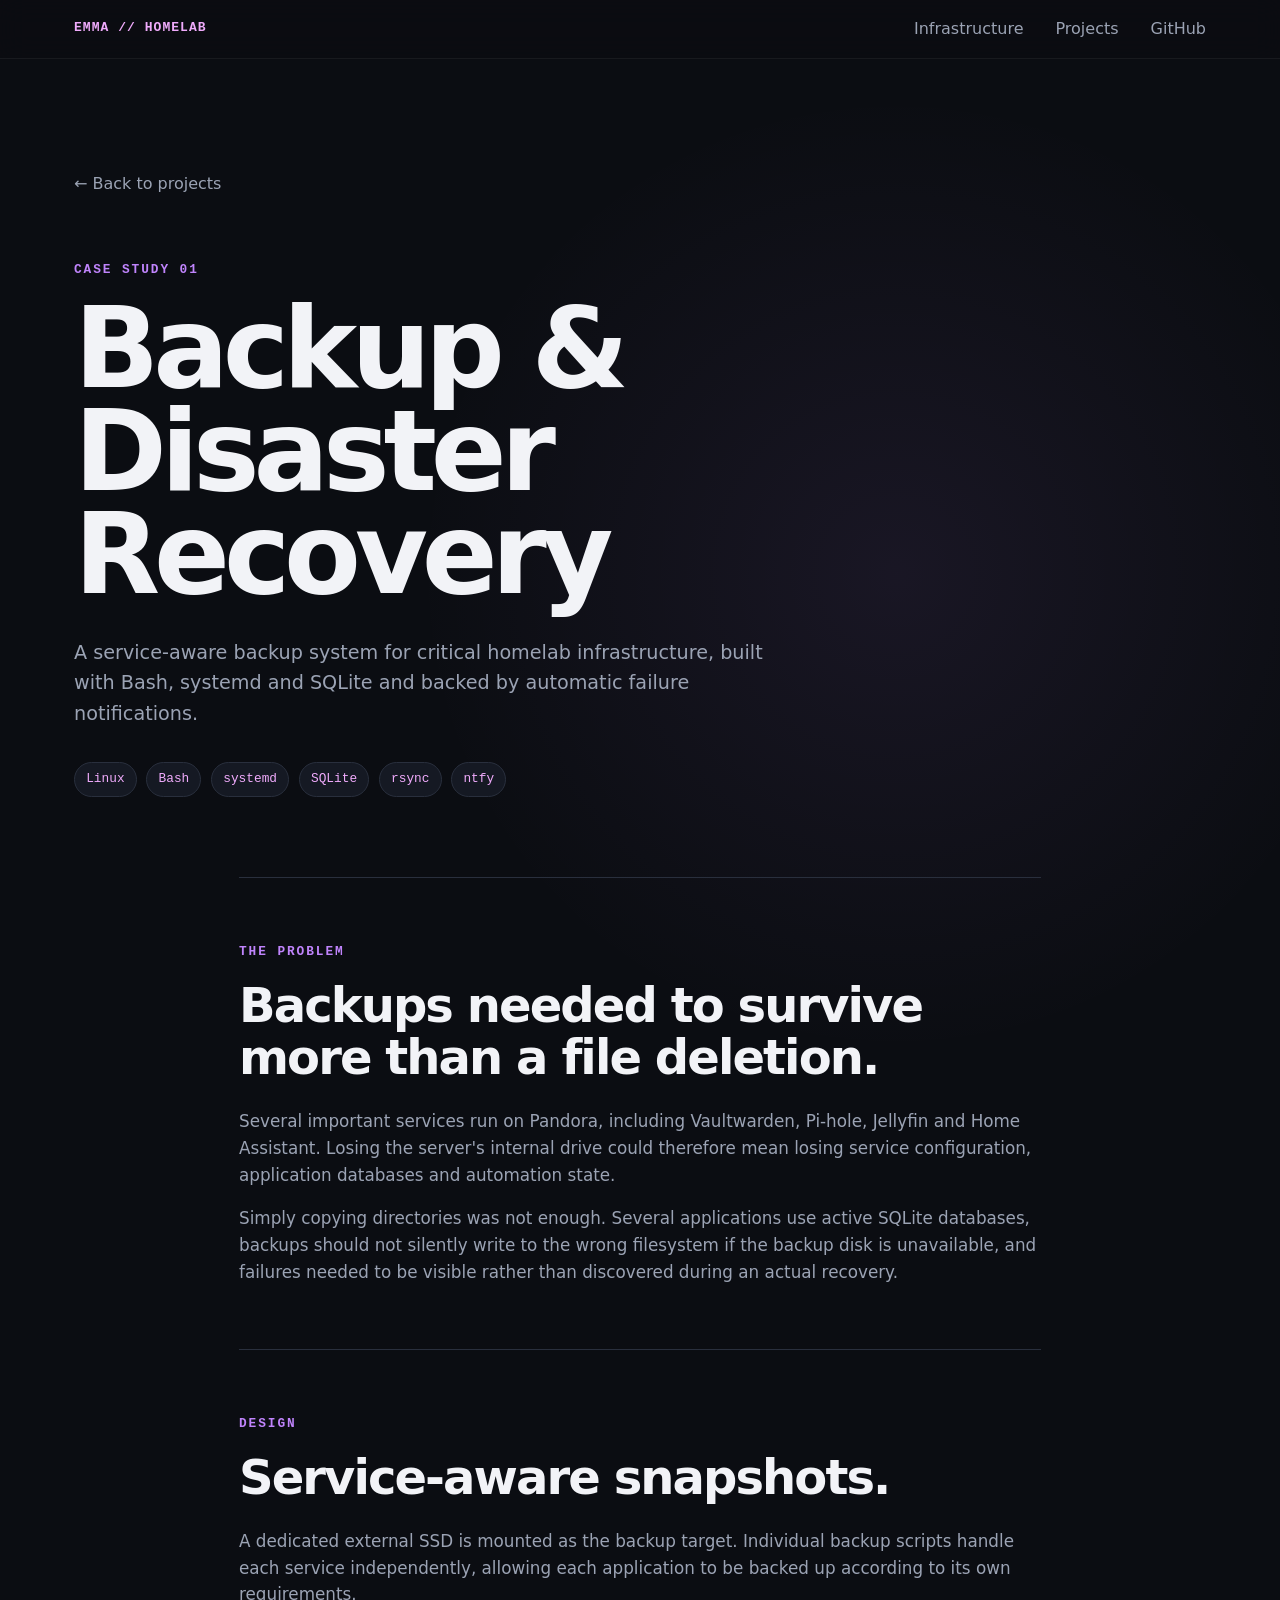
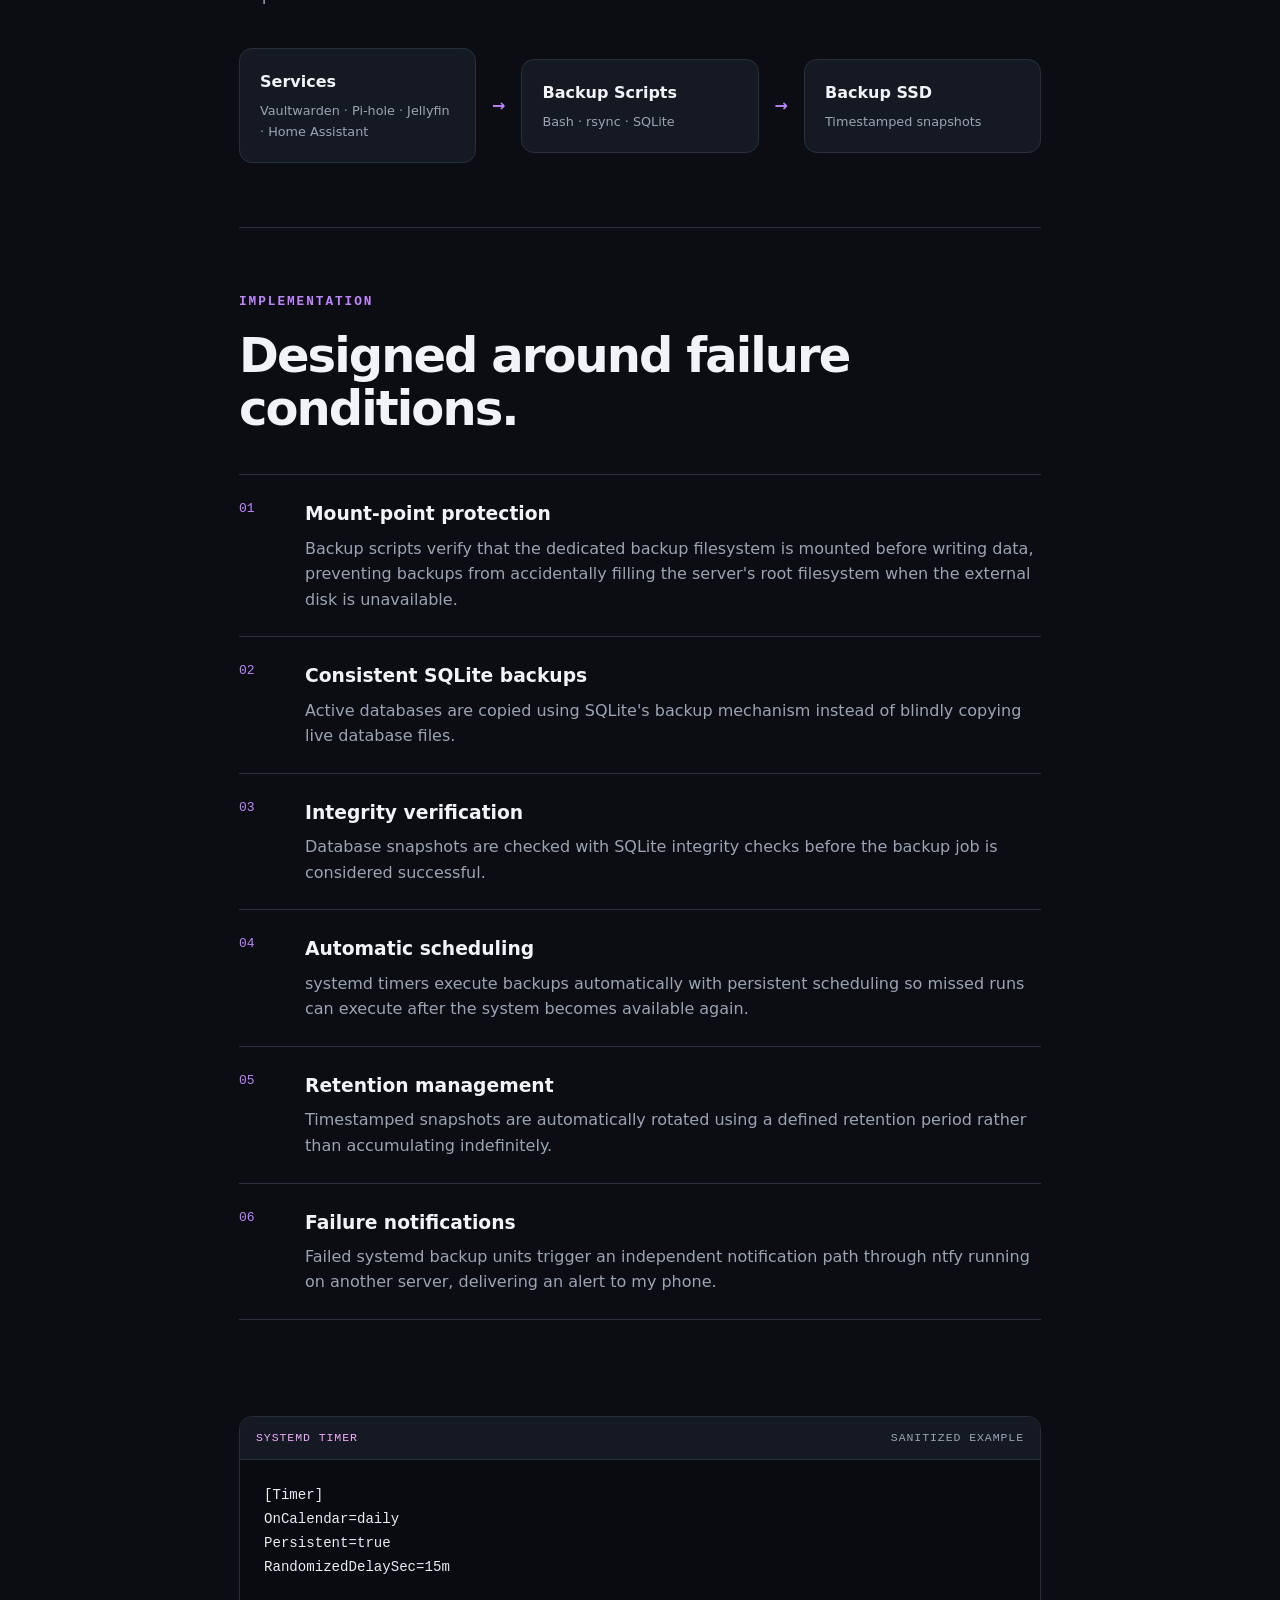
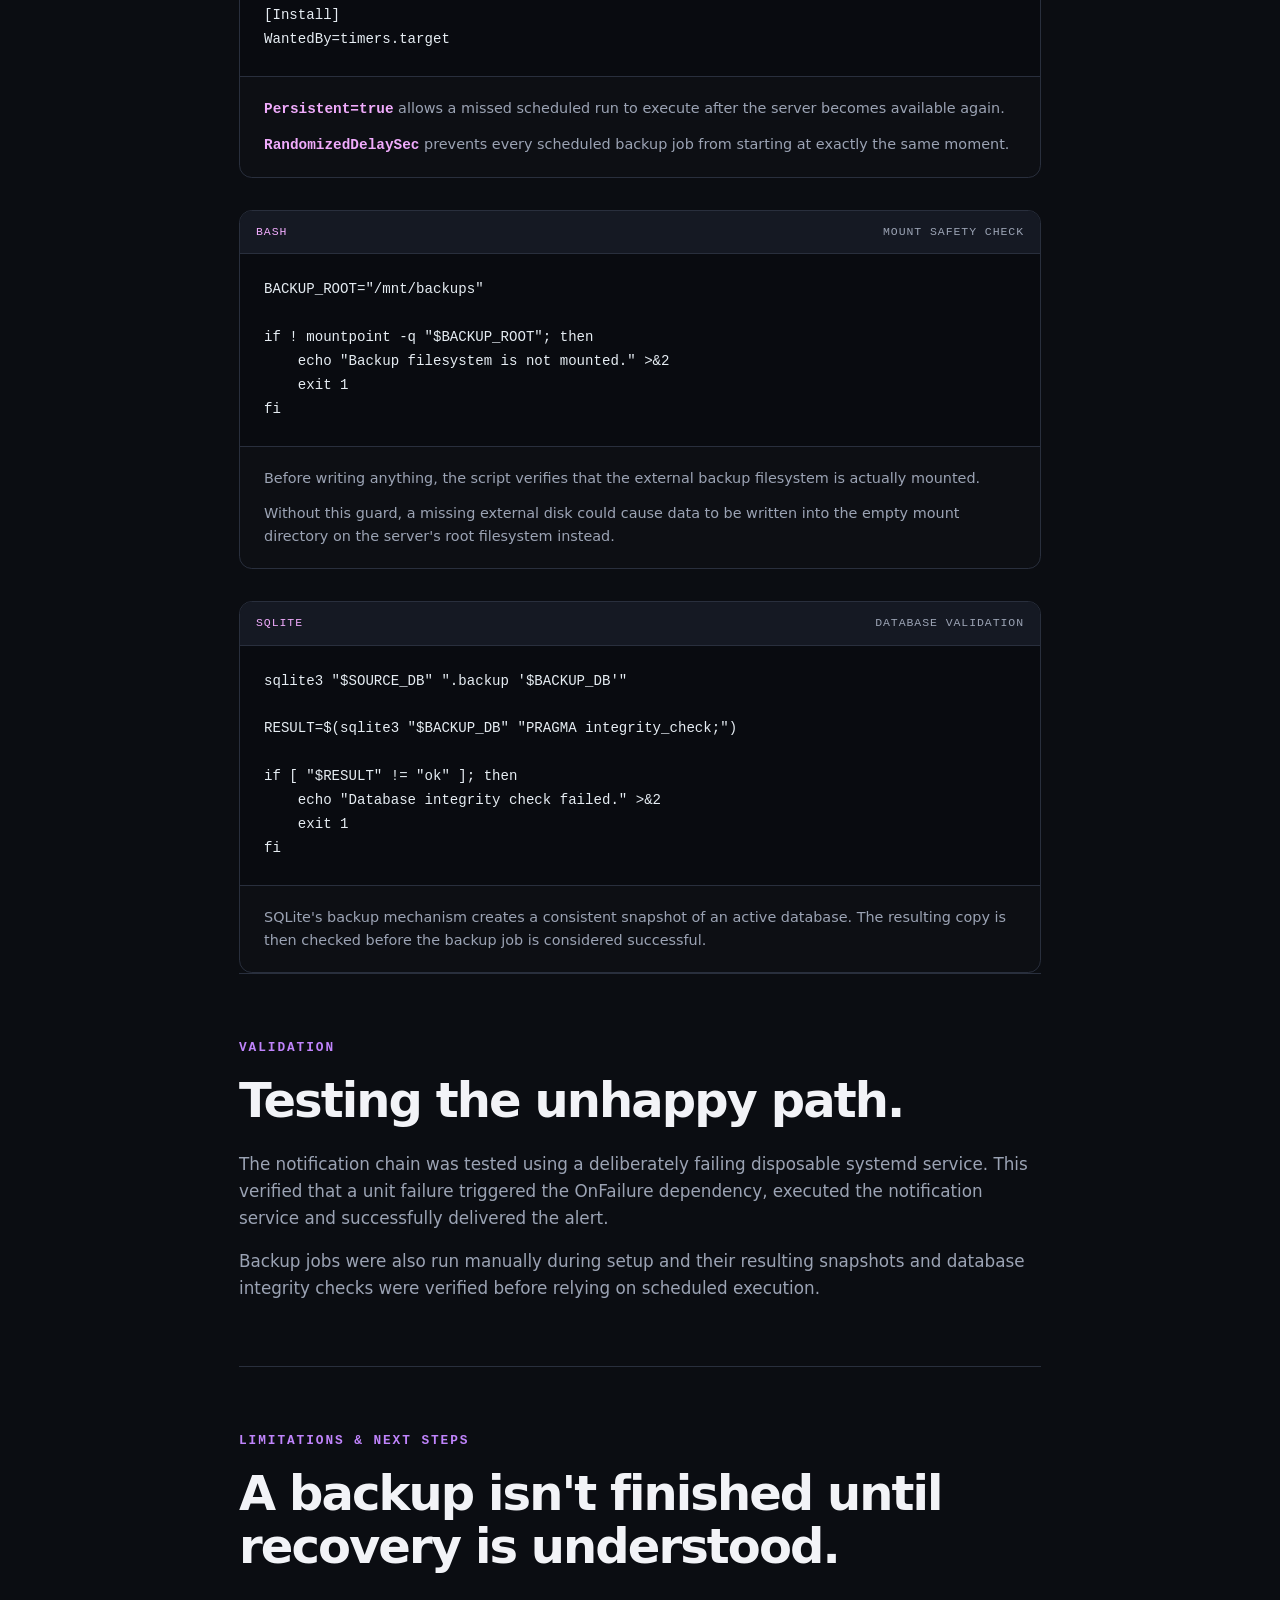
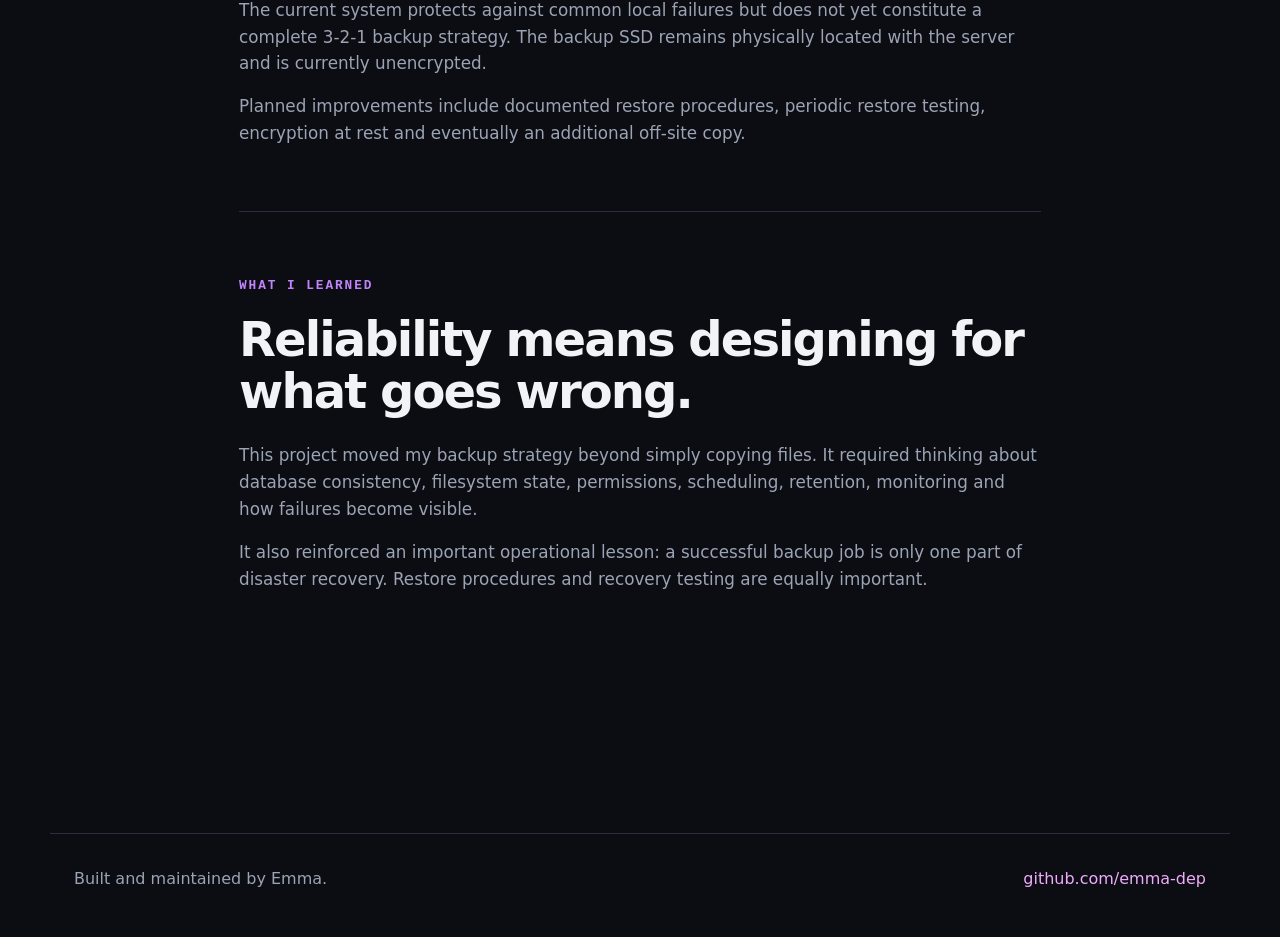
<file: projects/disaster-recovery.html>
<!DOCTYPE html>
<html lang="en">
<head>
    <meta charset="UTF-8">
    <meta name="viewport" content="width=device-width, initial-scale=1.0">

    <meta
        name="description"
        content="Backup and disaster recovery architecture for Emma's Linux homelab."
    >

    <title>Backup & Disaster Recovery // Emma's Homelab</title>

    <link rel="stylesheet" href="../assets/css/style.css">
</head>

<body>

<header class="site-header">
    <nav class="navbar">
        <a class="logo" href="../index.html">EMMA // HOMELAB</a>

        <div class="nav-links">
            <a href="../index.html#infrastructure">Infrastructure</a>
            <a href="../index.html#projects">Projects</a>
            <a href="https://github.com/emma-dep">GitHub</a>
        </div>
    </nav>
</header>


<main>

    <section class="case-hero">

        <a class="back-link" href="../index.html#projects">
            ← Back to projects
        </a>

        <p class="eyebrow">CASE STUDY 01</p>

        <h1>Backup &<br>Disaster Recovery</h1>

        <p class="case-intro">
            A service-aware backup system for critical homelab infrastructure,
            built with Bash, systemd and SQLite and backed by automatic
            failure notifications.
        </p>

        <div class="case-tags">
            <span>Linux</span>
            <span>Bash</span>
            <span>systemd</span>
            <span>SQLite</span>
            <span>rsync</span>
            <span>ntfy</span>
        </div>

    </section>


    <section class="case-content">

        <article class="case-section">
            <p class="eyebrow">THE PROBLEM</p>
            <h2>Backups needed to survive more than a file deletion.</h2>

            <p>
                Several important services run on Pandora, including
                Vaultwarden, Pi-hole, Jellyfin and Home Assistant. Losing the
                server's internal drive could therefore mean losing service
                configuration, application databases and automation state.
            </p>

            <p>
                Simply copying directories was not enough. Several applications
                use active SQLite databases, backups should not silently write
                to the wrong filesystem if the backup disk is unavailable, and
                failures needed to be visible rather than discovered during an
                actual recovery.
            </p>
        </article>


        <article class="case-section">
            <p class="eyebrow">DESIGN</p>
            <h2>Service-aware snapshots.</h2>

            <p>
                A dedicated external SSD is mounted as the backup target.
                Individual backup scripts handle each service independently,
                allowing each application to be backed up according to its own
                requirements.
            </p>

            <div class="design-flow">
                <div>
                    <strong>Services</strong>
                    <span>Vaultwarden · Pi-hole · Jellyfin · Home Assistant</span>
                </div>

                <b>→</b>

                <div>
                    <strong>Backup Scripts</strong>
                    <span>Bash · rsync · SQLite</span>
                </div>

                <b>→</b>

                <div>
                    <strong>Backup SSD</strong>
                    <span>Timestamped snapshots</span>
                </div>
            </div>
        </article>


        <article class="case-section">
            <p class="eyebrow">IMPLEMENTATION</p>
            <h2>Designed around failure conditions.</h2>

            <div class="feature-list">

                <div class="feature">
                    <span>01</span>
                    <div>
                        <h3>Mount-point protection</h3>
                        <p>
                            Backup scripts verify that the dedicated backup
                            filesystem is mounted before writing data, preventing
                            backups from accidentally filling the server's root
                            filesystem when the external disk is unavailable.
                        </p>
                    </div>
                </div>

                <div class="feature">
                    <span>02</span>
                    <div>
                        <h3>Consistent SQLite backups</h3>
                        <p>
                            Active databases are copied using SQLite's backup
                            mechanism instead of blindly copying live database
                            files.
                        </p>
                    </div>
                </div>

                <div class="feature">
                    <span>03</span>
                    <div>
                        <h3>Integrity verification</h3>
                        <p>
                            Database snapshots are checked with SQLite integrity
                            checks before the backup job is considered successful.
                        </p>
                    </div>
                </div>

                <div class="feature">
                    <span>04</span>
                    <div>
                        <h3>Automatic scheduling</h3>
                        <p>
                            systemd timers execute backups automatically with
                            persistent scheduling so missed runs can execute
                            after the system becomes available again.
                        </p>
                    </div>
                </div>

                <div class="feature">
                    <span>05</span>
                    <div>
                        <h3>Retention management</h3>
                        <p>
                            Timestamped snapshots are automatically rotated using
                            a defined retention period rather than accumulating
                            indefinitely.
                        </p>
                    </div>
                </div>

                <div class="feature">
                    <span>06</span>
                    <div>
                        <h3>Failure notifications</h3>
                        <p>
                            Failed systemd backup units trigger an independent
                            notification path through ntfy running on another
                            server, delivering an alert to my phone.
                        </p>
                    </div>
                </div>

            </div>
        </article>

<div class="technical-example">

    <div class="example-header">
        <span>systemd timer</span>
        <span>sanitized example</span>
    </div>

    <pre><code>[Timer]
OnCalendar=daily
Persistent=true
RandomizedDelaySec=15m

[Install]
WantedBy=timers.target</code></pre>

    <div class="example-explanation">
        <p>
            <strong>Persistent=true</strong> allows a missed scheduled run to
            execute after the server becomes available again.
        </p>

        <p>
            <strong>RandomizedDelaySec</strong> prevents every scheduled backup
            job from starting at exactly the same moment.
        </p>
    </div>

</div>


<div class="technical-example">

    <div class="example-header">
        <span>Bash</span>
        <span>mount safety check</span>
    </div>

    <pre><code>BACKUP_ROOT="/mnt/backups"

if ! mountpoint -q "$BACKUP_ROOT"; then
    echo "Backup filesystem is not mounted." >&amp;2
    exit 1
fi</code></pre>

    <div class="example-explanation">
        <p>
            Before writing anything, the script verifies that the external
            backup filesystem is actually mounted.
        </p>

        <p>
            Without this guard, a missing external disk could cause data to be
            written into the empty mount directory on the server's root
            filesystem instead.
        </p>
    </div>

</div>


<div class="technical-example">

    <div class="example-header">
        <span>SQLite</span>
        <span>database validation</span>
    </div>

    <pre><code>sqlite3 "$SOURCE_DB" ".backup '$BACKUP_DB'"

RESULT=$(sqlite3 "$BACKUP_DB" "PRAGMA integrity_check;")

if [ "$RESULT" != "ok" ]; then
    echo "Database integrity check failed." >&amp;2
    exit 1
fi</code></pre>

    <div class="example-explanation">
        <p>
            SQLite's backup mechanism creates a consistent snapshot of an
            active database. The resulting copy is then checked before the
            backup job is considered successful.
        </p>
    </div>

</div>
        <article class="case-section">
            <p class="eyebrow">VALIDATION</p>
            <h2>Testing the unhappy path.</h2>

            <p>
                The notification chain was tested using a deliberately failing
                disposable systemd service. This verified that a unit failure
                triggered the OnFailure dependency, executed the notification
                service and successfully delivered the alert.
            </p>

            <p>
                Backup jobs were also run manually during setup and their
                resulting snapshots and database integrity checks were verified
                before relying on scheduled execution.
            </p>
        </article>


        <article class="case-section">
            <p class="eyebrow">LIMITATIONS & NEXT STEPS</p>
            <h2>A backup isn't finished until recovery is understood.</h2>

            <p>
                The current system protects against common local failures but
                does not yet constitute a complete 3-2-1 backup strategy. The
                backup SSD remains physically located with the server and is
                currently unencrypted.
            </p>

            <p>
                Planned improvements include documented restore procedures,
                periodic restore testing, encryption at rest and eventually an
                additional off-site copy.
            </p>
        </article>


        <article class="case-section">
            <p class="eyebrow">WHAT I LEARNED</p>
            <h2>Reliability means designing for what goes wrong.</h2>

            <p>
                This project moved my backup strategy beyond simply copying
                files. It required thinking about database consistency,
                filesystem state, permissions, scheduling, retention,
                monitoring and how failures become visible.
            </p>

            <p>
                It also reinforced an important operational lesson: a successful
                backup job is only one part of disaster recovery. Restore
                procedures and recovery testing are equally important.
            </p>
        </article>

    </section>

</main>


<footer class="site-footer">
    <p>Built and maintained by Emma.</p>
    <a href="https://github.com/emma-dep">github.com/emma-dep</a>
</footer>

</body>
</html>
</file>
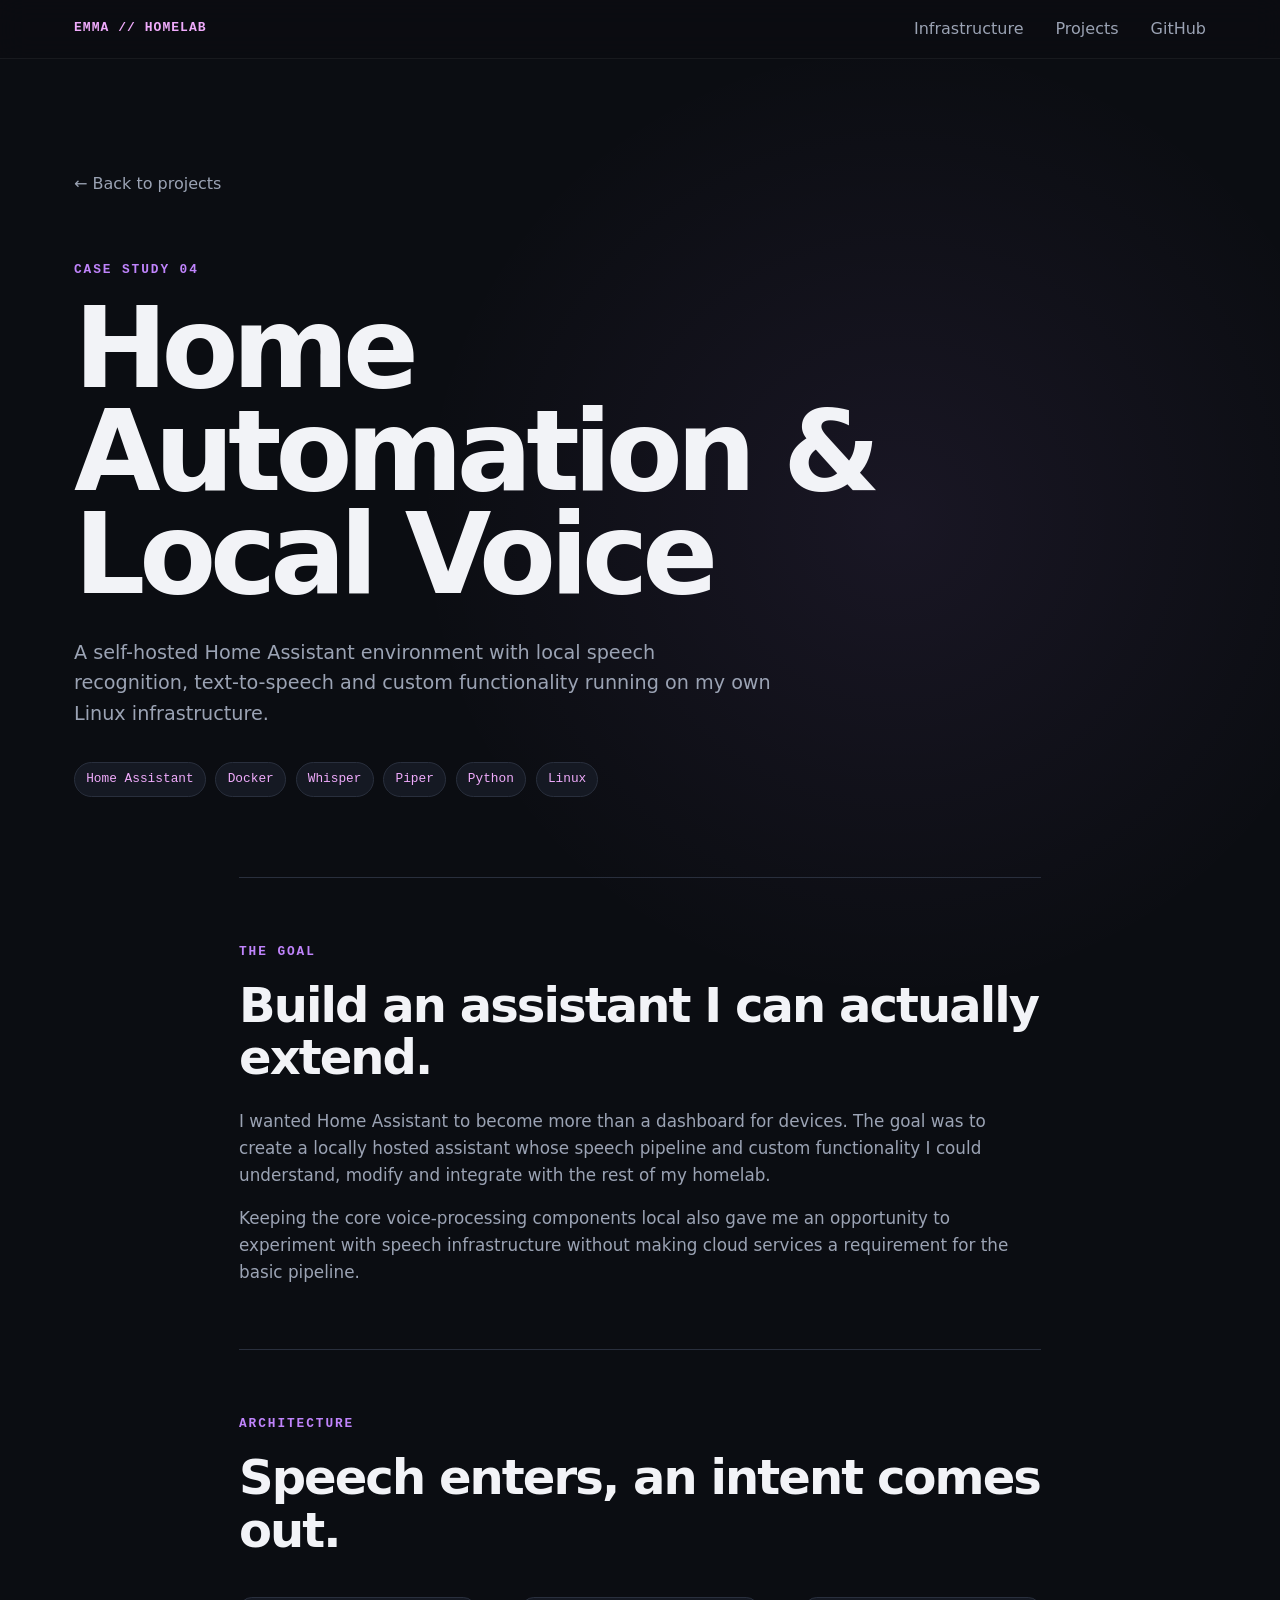
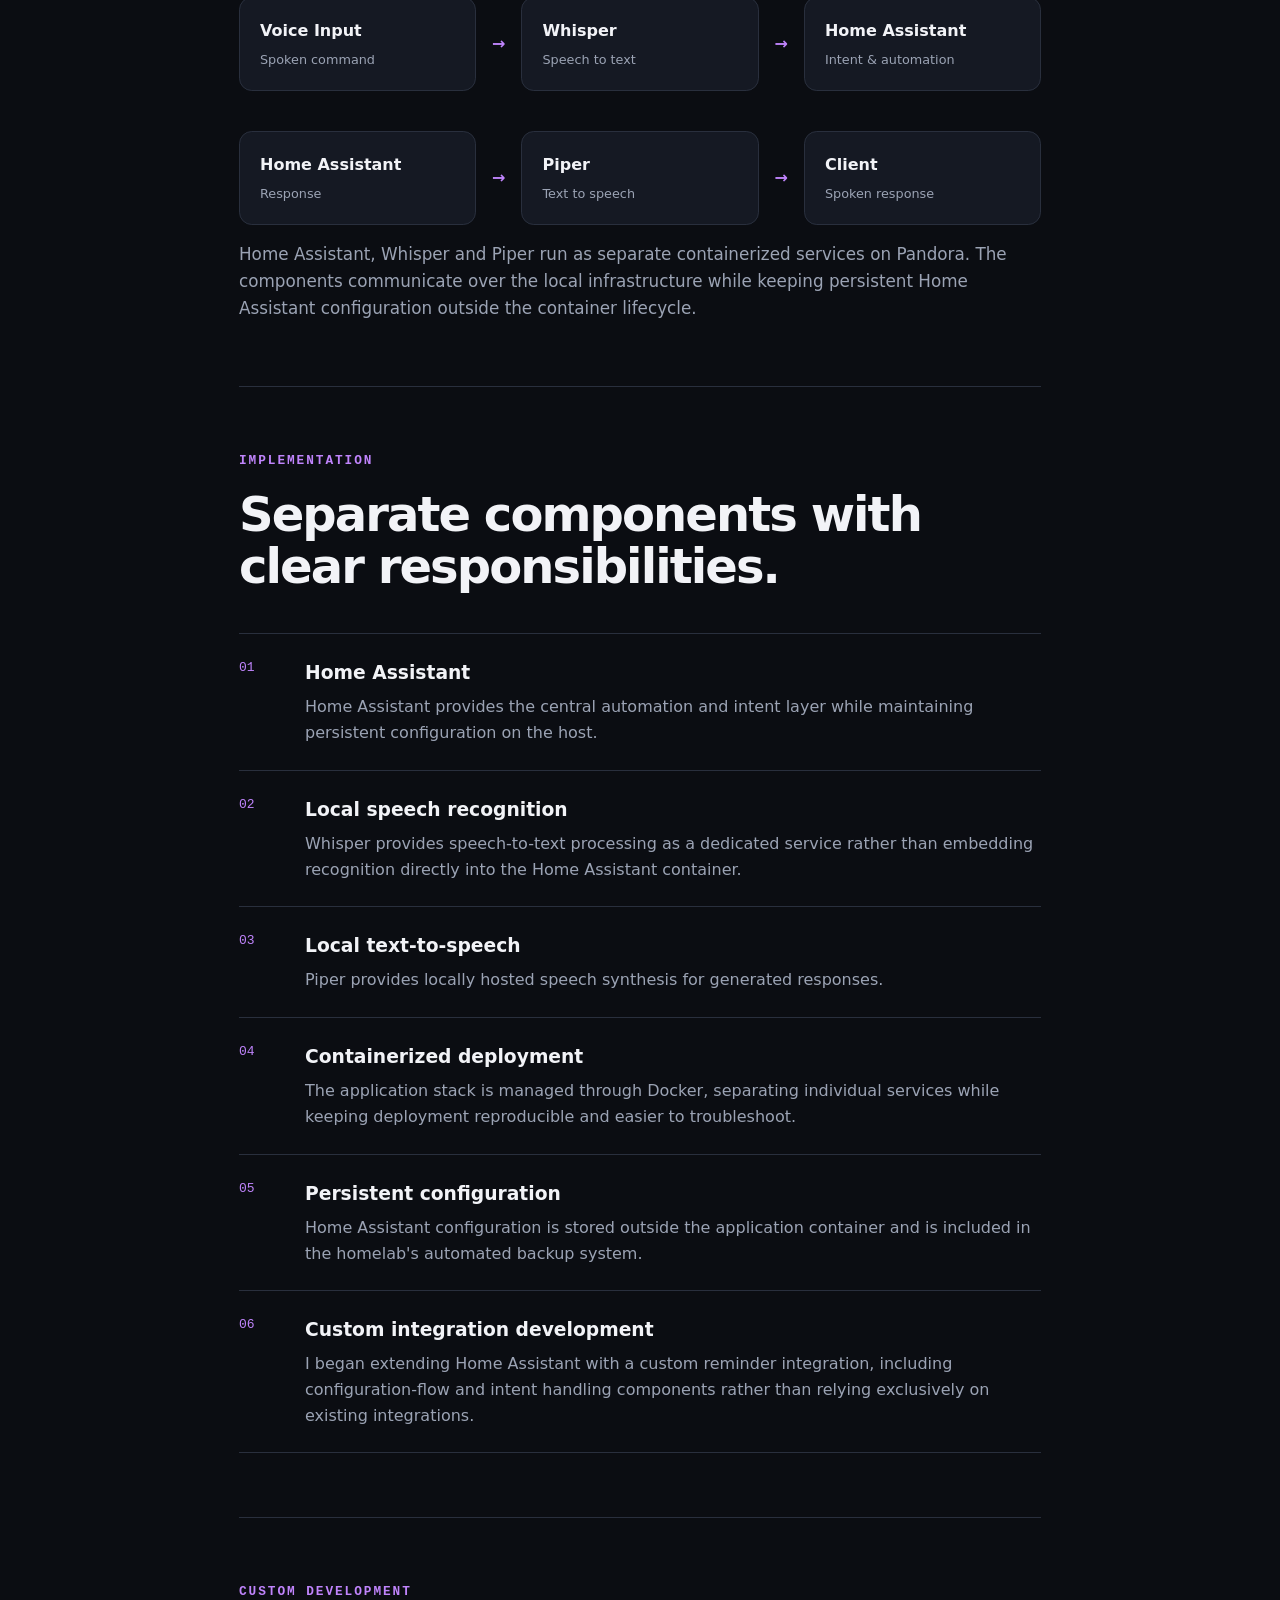
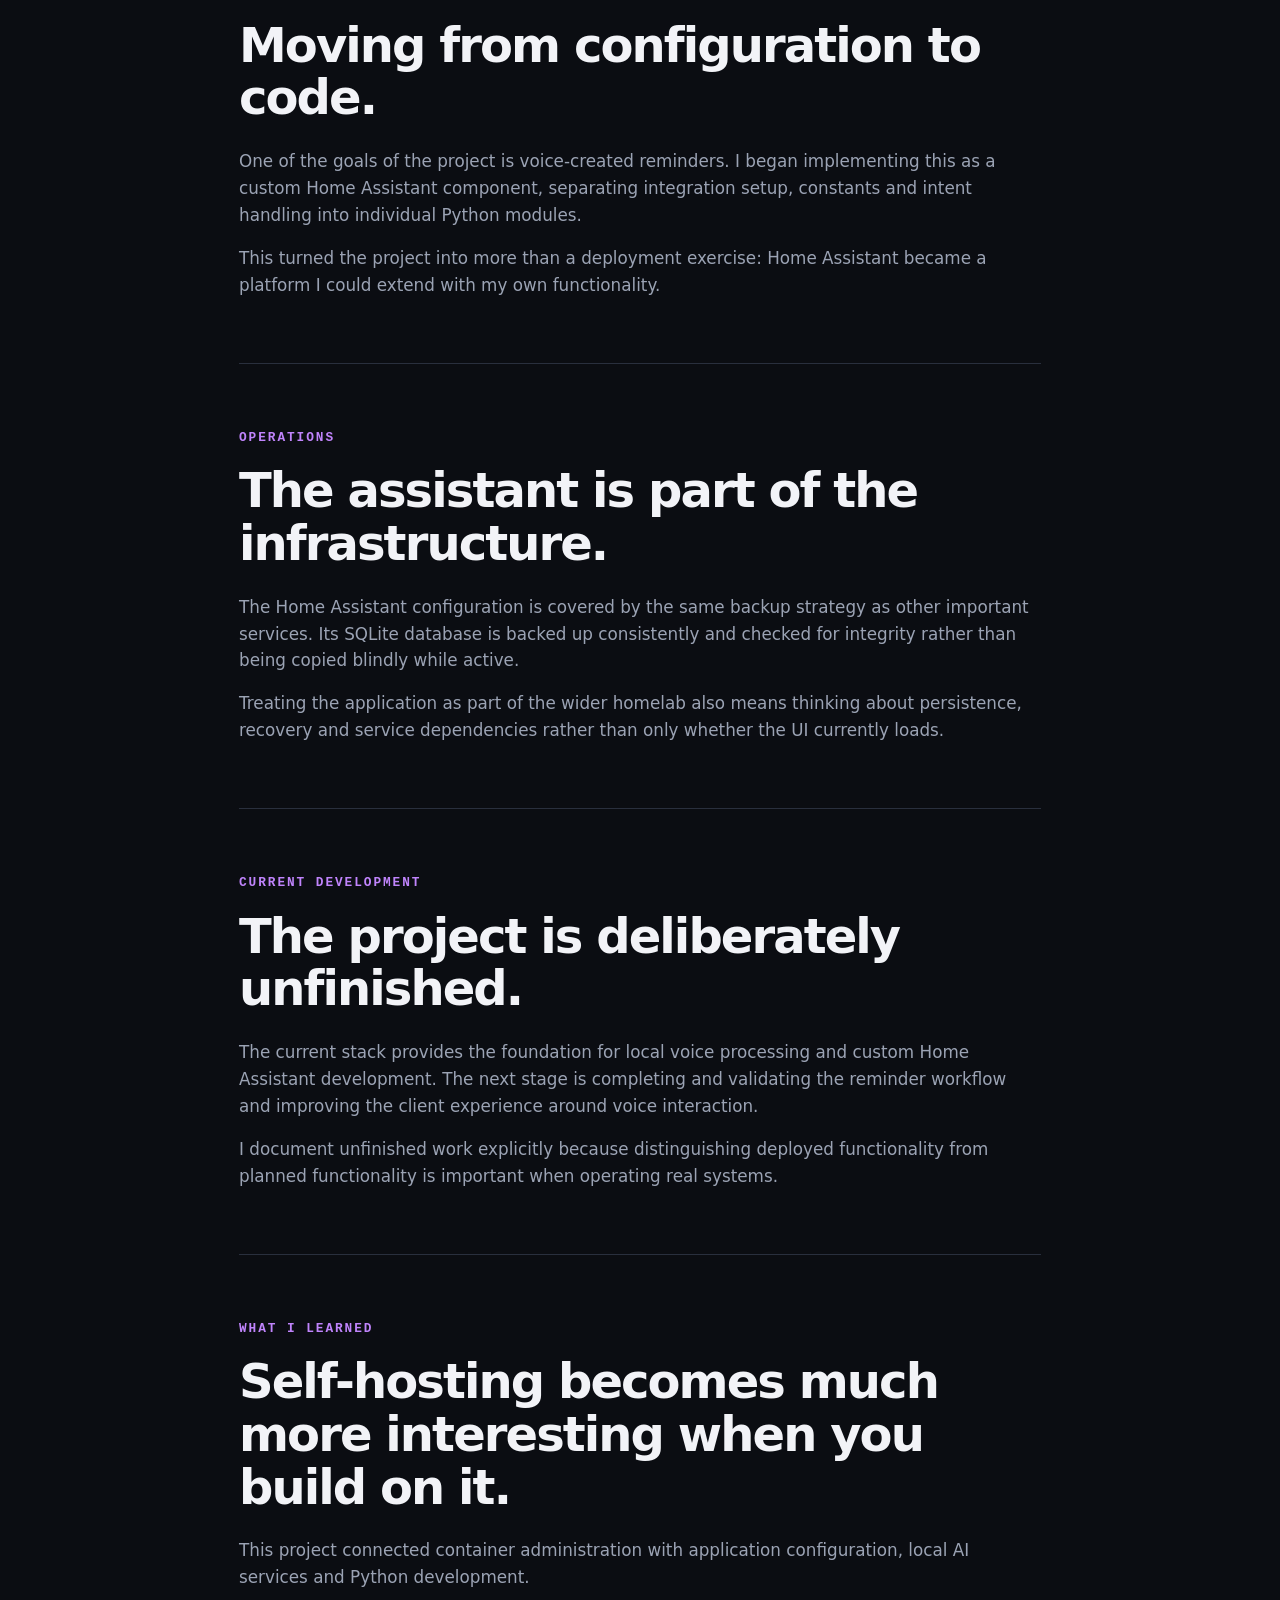
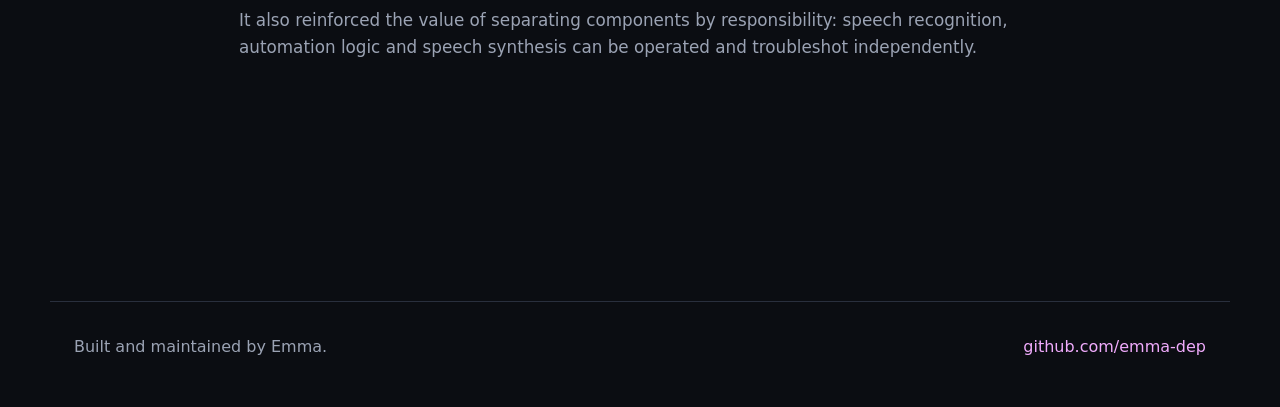
<file: projects/home-automation.html>
<!DOCTYPE html>
<html lang="en">
<head>
    <meta charset="UTF-8">
    <meta name="viewport" content="width=device-width, initial-scale=1.0">

    <meta
        name="description"
        content="Local Home Assistant and voice-processing infrastructure in Emma's Linux homelab."
    >

    <title>Home Automation & Local Voice // Emma's Homelab</title>

    <link rel="stylesheet" href="../assets/css/style.css">
</head>

<body>

<header class="site-header">
    <nav class="navbar">
        <a class="logo" href="../index.html">EMMA // HOMELAB</a>

        <div class="nav-links">
            <a href="../index.html#infrastructure">Infrastructure</a>
            <a href="../index.html#projects">Projects</a>
            <a href="https://github.com/emma-dep">GitHub</a>
        </div>
    </nav>
</header>


<main>

<section class="case-hero">

    <a class="back-link" href="../index.html#projects">
        ← Back to projects
    </a>

    <p class="eyebrow">CASE STUDY 04</p>

    <h1>Home Automation &<br>Local Voice</h1>

    <p class="case-intro">
        A self-hosted Home Assistant environment with local speech recognition,
        text-to-speech and custom functionality running on my own Linux
        infrastructure.
    </p>

    <div class="case-tags">
        <span>Home Assistant</span>
        <span>Docker</span>
        <span>Whisper</span>
        <span>Piper</span>
        <span>Python</span>
        <span>Linux</span>
    </div>

</section>


<section class="case-content">

    <article class="case-section">
        <p class="eyebrow">THE GOAL</p>

        <h2>Build an assistant I can actually extend.</h2>

        <p>
            I wanted Home Assistant to become more than a dashboard for
            devices. The goal was to create a locally hosted assistant whose
            speech pipeline and custom functionality I could understand,
            modify and integrate with the rest of my homelab.
        </p>

        <p>
            Keeping the core voice-processing components local also gave me an
            opportunity to experiment with speech infrastructure without making
            cloud services a requirement for the basic pipeline.
        </p>
    </article>


    <article class="case-section">
        <p class="eyebrow">ARCHITECTURE</p>

        <h2>Speech enters, an intent comes out.</h2>

        <div class="design-flow">

            <div>
                <strong>Voice Input</strong>
                <span>Spoken command</span>
            </div>

            <b>→</b>

            <div>
                <strong>Whisper</strong>
                <span>Speech to text</span>
            </div>

            <b>→</b>

            <div>
                <strong>Home Assistant</strong>
                <span>Intent & automation</span>
            </div>

        </div>

        <div class="design-flow">

            <div>
                <strong>Home Assistant</strong>
                <span>Response</span>
            </div>

            <b>→</b>

            <div>
                <strong>Piper</strong>
                <span>Text to speech</span>
            </div>

            <b>→</b>

            <div>
                <strong>Client</strong>
                <span>Spoken response</span>
            </div>

        </div>

        <p>
            Home Assistant, Whisper and Piper run as separate containerized
            services on Pandora. The components communicate over the local
            infrastructure while keeping persistent Home Assistant
            configuration outside the container lifecycle.
        </p>
    </article>


    <article class="case-section">
        <p class="eyebrow">IMPLEMENTATION</p>

        <h2>Separate components with clear responsibilities.</h2>

        <div class="feature-list">

            <div class="feature">
                <span>01</span>
                <div>
                    <h3>Home Assistant</h3>
                    <p>
                        Home Assistant provides the central automation and
                        intent layer while maintaining persistent configuration
                        on the host.
                    </p>
                </div>
            </div>

            <div class="feature">
                <span>02</span>
                <div>
                    <h3>Local speech recognition</h3>
                    <p>
                        Whisper provides speech-to-text processing as a
                        dedicated service rather than embedding recognition
                        directly into the Home Assistant container.
                    </p>
                </div>
            </div>

            <div class="feature">
                <span>03</span>
                <div>
                    <h3>Local text-to-speech</h3>
                    <p>
                        Piper provides locally hosted speech synthesis for
                        generated responses.
                    </p>
                </div>
            </div>

            <div class="feature">
                <span>04</span>
                <div>
                    <h3>Containerized deployment</h3>
                    <p>
                        The application stack is managed through Docker,
                        separating individual services while keeping deployment
                        reproducible and easier to troubleshoot.
                    </p>
                </div>
            </div>

            <div class="feature">
                <span>05</span>
                <div>
                    <h3>Persistent configuration</h3>
                    <p>
                        Home Assistant configuration is stored outside the
                        application container and is included in the homelab's
                        automated backup system.
                    </p>
                </div>
            </div>

            <div class="feature">
                <span>06</span>
                <div>
                    <h3>Custom integration development</h3>
                    <p>
                        I began extending Home Assistant with a custom reminder
                        integration, including configuration-flow and intent
                        handling components rather than relying exclusively on
                        existing integrations.
                    </p>
                </div>
            </div>

        </div>
    </article>


    <article class="case-section">
        <p class="eyebrow">CUSTOM DEVELOPMENT</p>

        <h2>Moving from configuration to code.</h2>

        <p>
            One of the goals of the project is voice-created reminders. I began
            implementing this as a custom Home Assistant component, separating
            integration setup, constants and intent handling into individual
            Python modules.
        </p>

        <p>
            This turned the project into more than a deployment exercise:
            Home Assistant became a platform I could extend with my own
            functionality.
        </p>
    </article>


    <article class="case-section">
        <p class="eyebrow">OPERATIONS</p>

        <h2>The assistant is part of the infrastructure.</h2>

        <p>
            The Home Assistant configuration is covered by the same backup
            strategy as other important services. Its SQLite database is backed
            up consistently and checked for integrity rather than being copied
            blindly while active.
        </p>

        <p>
            Treating the application as part of the wider homelab also means
            thinking about persistence, recovery and service dependencies
            rather than only whether the UI currently loads.
        </p>
    </article>


    <article class="case-section">
        <p class="eyebrow">CURRENT DEVELOPMENT</p>

        <h2>The project is deliberately unfinished.</h2>

        <p>
            The current stack provides the foundation for local voice
            processing and custom Home Assistant development. The next stage is
            completing and validating the reminder workflow and improving the
            client experience around voice interaction.
        </p>

        <p>
            I document unfinished work explicitly because distinguishing
            deployed functionality from planned functionality is important
            when operating real systems.
        </p>
    </article>


    <article class="case-section">
        <p class="eyebrow">WHAT I LEARNED</p>

        <h2>Self-hosting becomes much more interesting when you build on it.</h2>

        <p>
            This project connected container administration with application
            configuration, local AI services and Python development.
        </p>

        <p>
            It also reinforced the value of separating components by
            responsibility: speech recognition, automation logic and speech
            synthesis can be operated and troubleshot independently.
        </p>
    </article>

</section>

</main>


<footer class="site-footer">
    <p>Built and maintained by Emma.</p>
    <a href="https://github.com/emma-dep">github.com/emma-dep</a>
</footer>

</body>
</html>
</file>
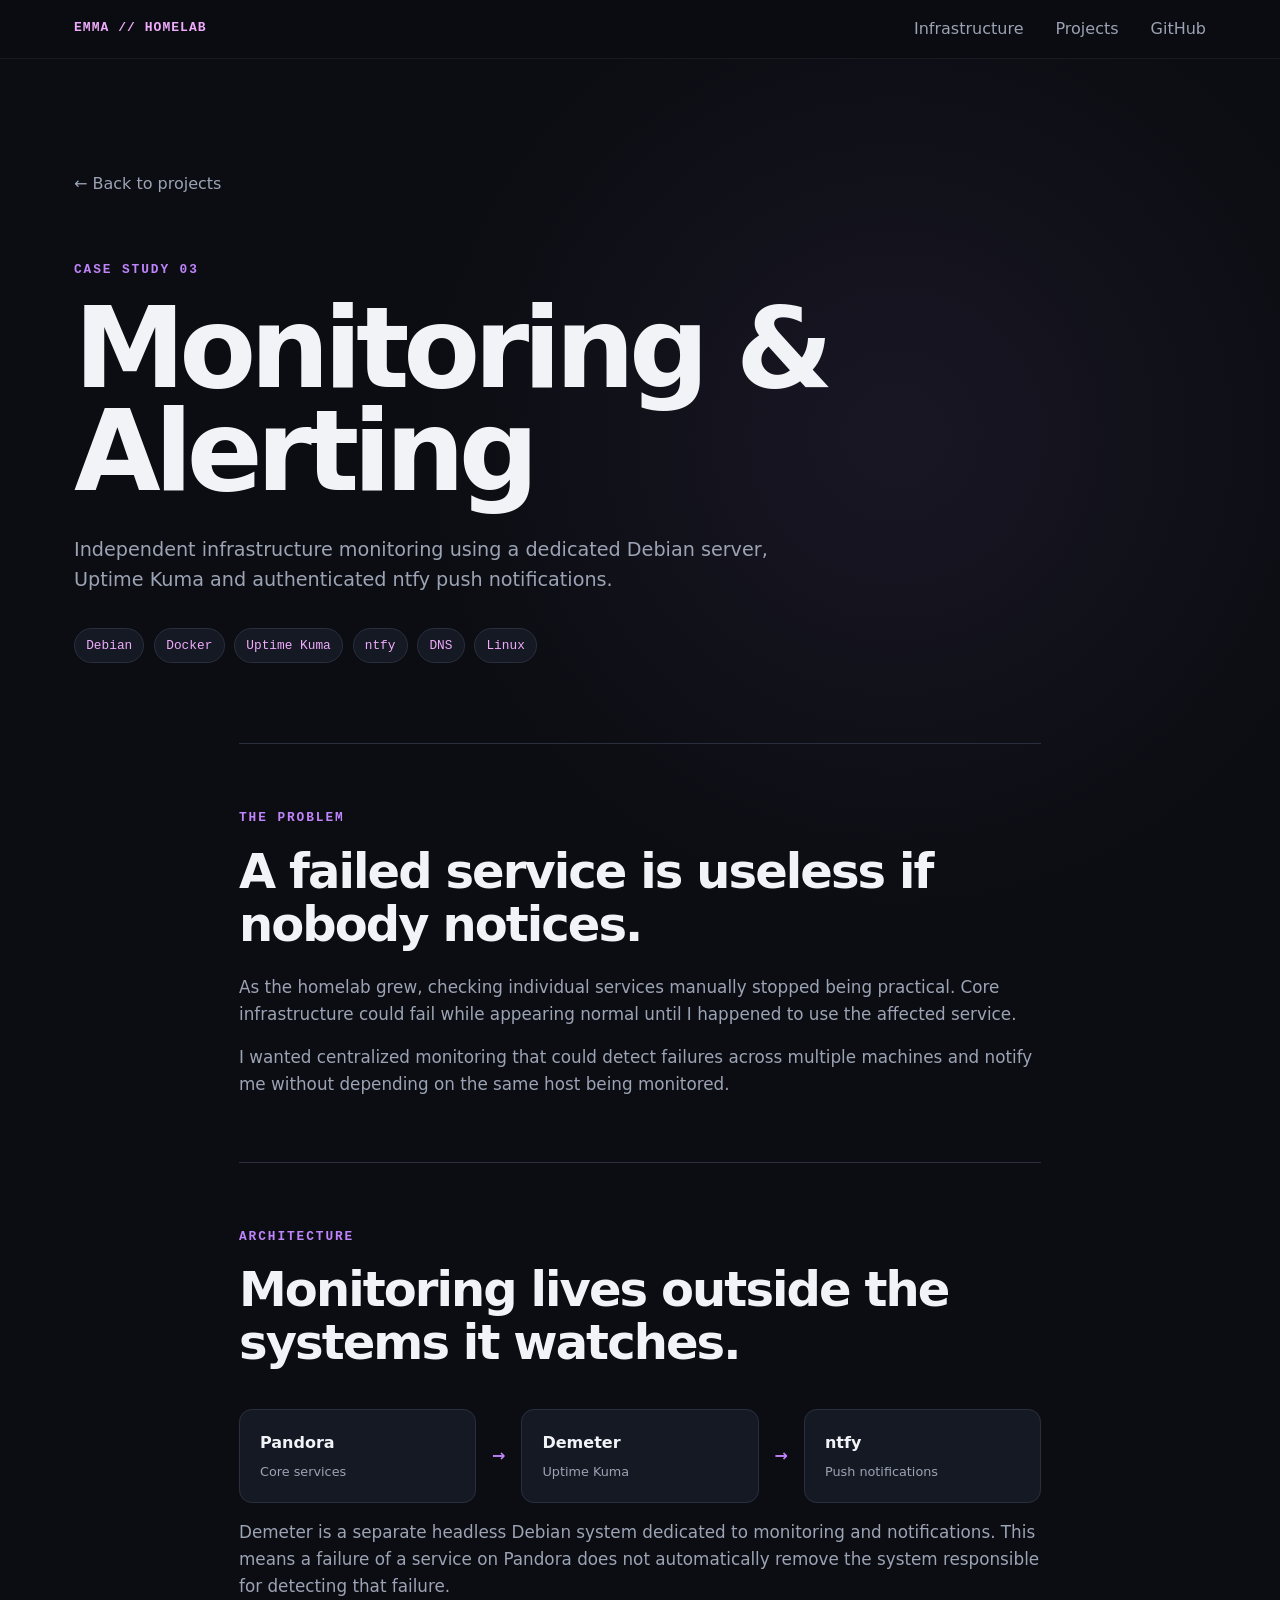
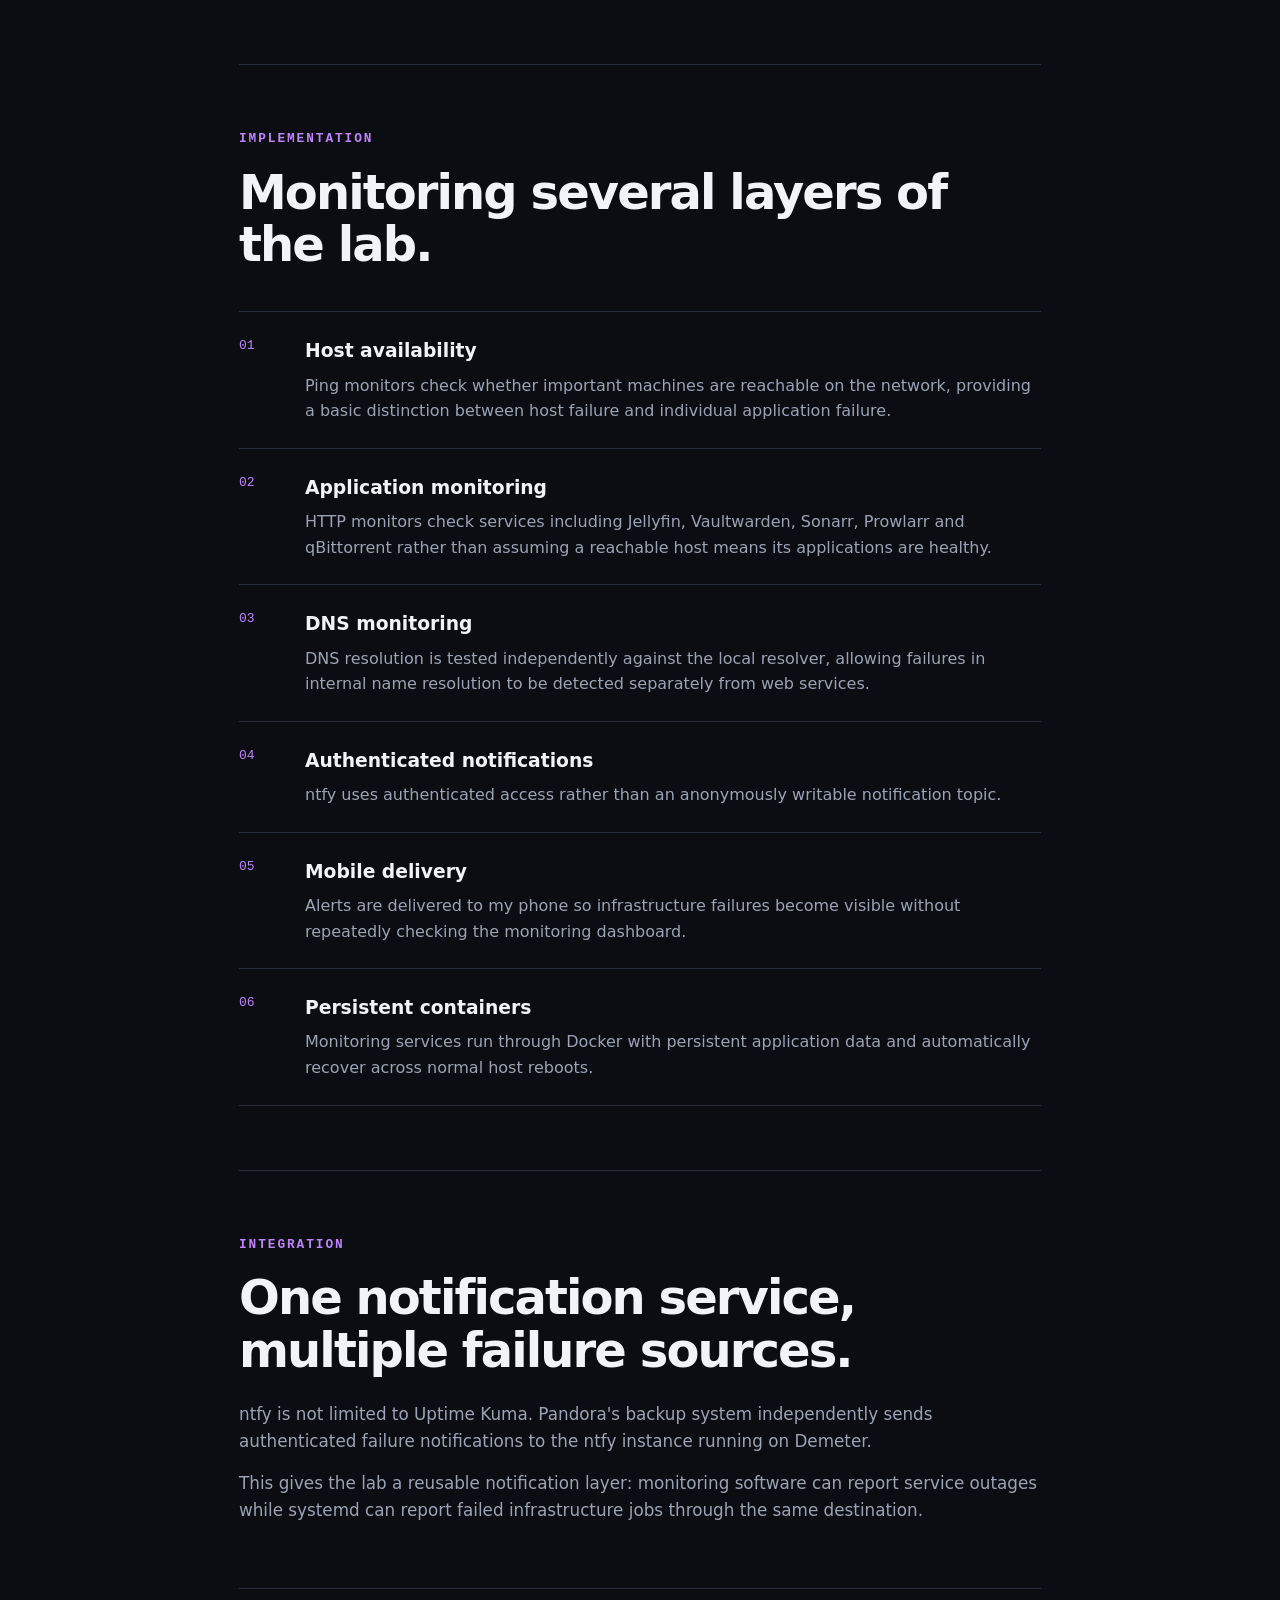
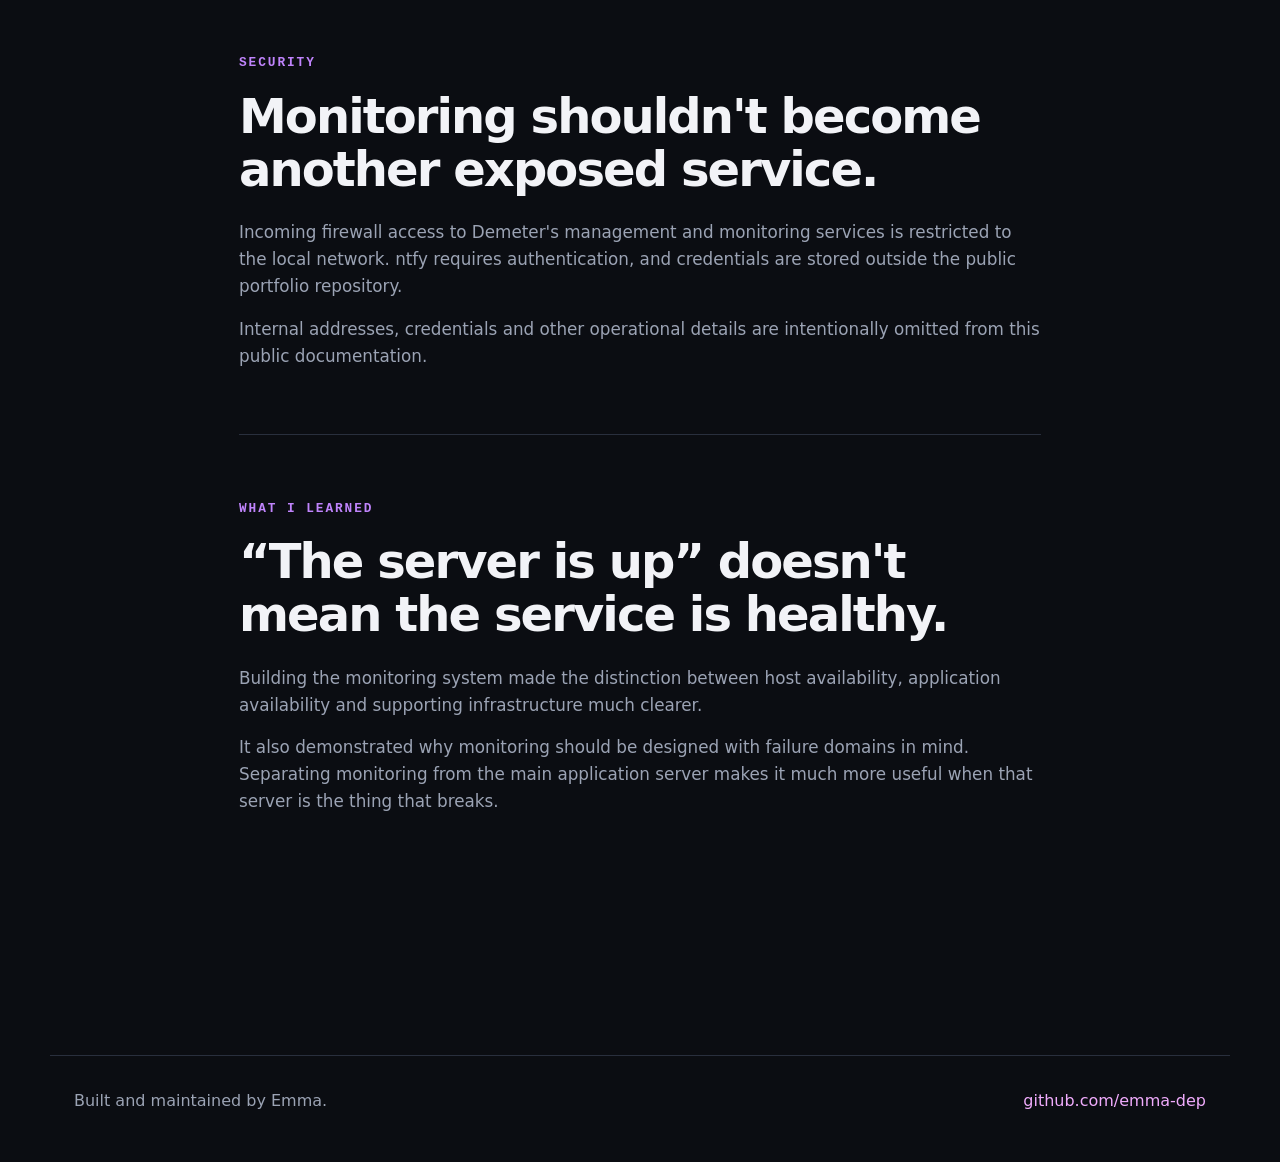
<file: projects/monitoring.html>
<!DOCTYPE html>
<html lang="en">
<head>
    <meta charset="UTF-8">
    <meta name="viewport" content="width=device-width, initial-scale=1.0">

    <meta
        name="description"
        content="Independent monitoring and alerting infrastructure for Emma's Linux homelab."
    >

    <title>Monitoring & Alerting // Emma's Homelab</title>

    <link rel="stylesheet" href="../assets/css/style.css">
</head>

<body>

<header class="site-header">
    <nav class="navbar">
        <a class="logo" href="../index.html">EMMA // HOMELAB</a>

        <div class="nav-links">
            <a href="../index.html#infrastructure">Infrastructure</a>
            <a href="../index.html#projects">Projects</a>
            <a href="https://github.com/emma-dep">GitHub</a>
        </div>
    </nav>
</header>


<main>

    <section class="case-hero">

        <a class="back-link" href="../index.html#projects">
            ← Back to projects
        </a>

        <p class="eyebrow">CASE STUDY 03</p>

        <h1>Monitoring &<br>Alerting</h1>

        <p class="case-intro">
            Independent infrastructure monitoring using a dedicated Debian
            server, Uptime Kuma and authenticated ntfy push notifications.
        </p>

        <div class="case-tags">
            <span>Debian</span>
            <span>Docker</span>
            <span>Uptime Kuma</span>
            <span>ntfy</span>
            <span>DNS</span>
            <span>Linux</span>
        </div>

    </section>


    <section class="case-content">

        <article class="case-section">
            <p class="eyebrow">THE PROBLEM</p>
            <h2>A failed service is useless if nobody notices.</h2>

            <p>
                As the homelab grew, checking individual services manually
                stopped being practical. Core infrastructure could fail while
                appearing normal until I happened to use the affected service.
            </p>

            <p>
                I wanted centralized monitoring that could detect failures
                across multiple machines and notify me without depending on the
                same host being monitored.
            </p>
        </article>


        <article class="case-section">
            <p class="eyebrow">ARCHITECTURE</p>
            <h2>Monitoring lives outside the systems it watches.</h2>

            <div class="design-flow">

                <div>
                    <strong>Pandora</strong>
                    <span>Core services</span>
                </div>

                <b>→</b>

                <div>
                    <strong>Demeter</strong>
                    <span>Uptime Kuma</span>
                </div>

                <b>→</b>

                <div>
                    <strong>ntfy</strong>
                    <span>Push notifications</span>
                </div>

            </div>

            <p>
                Demeter is a separate headless Debian system dedicated to
                monitoring and notifications. This means a failure of a service
                on Pandora does not automatically remove the system responsible
                for detecting that failure.
            </p>
        </article>


        <article class="case-section">
            <p class="eyebrow">IMPLEMENTATION</p>
            <h2>Monitoring several layers of the lab.</h2>

            <div class="feature-list">

                <div class="feature">
                    <span>01</span>
                    <div>
                        <h3>Host availability</h3>
                        <p>
                            Ping monitors check whether important machines are
                            reachable on the network, providing a basic
                            distinction between host failure and individual
                            application failure.
                        </p>
                    </div>
                </div>

                <div class="feature">
                    <span>02</span>
                    <div>
                        <h3>Application monitoring</h3>
                        <p>
                            HTTP monitors check services including Jellyfin,
                            Vaultwarden, Sonarr, Prowlarr and qBittorrent rather
                            than assuming a reachable host means its
                            applications are healthy.
                        </p>
                    </div>
                </div>

                <div class="feature">
                    <span>03</span>
                    <div>
                        <h3>DNS monitoring</h3>
                        <p>
                            DNS resolution is tested independently against the
                            local resolver, allowing failures in internal name
                            resolution to be detected separately from web
                            services.
                        </p>
                    </div>
                </div>

                <div class="feature">
                    <span>04</span>
                    <div>
                        <h3>Authenticated notifications</h3>
                        <p>
                            ntfy uses authenticated access rather than an
                            anonymously writable notification topic.
                        </p>
                    </div>
                </div>

                <div class="feature">
                    <span>05</span>
                    <div>
                        <h3>Mobile delivery</h3>
                        <p>
                            Alerts are delivered to my phone so infrastructure
                            failures become visible without repeatedly checking
                            the monitoring dashboard.
                        </p>
                    </div>
                </div>

                <div class="feature">
                    <span>06</span>
                    <div>
                        <h3>Persistent containers</h3>
                        <p>
                            Monitoring services run through Docker with
                            persistent application data and automatically
                            recover across normal host reboots.
                        </p>
                    </div>
                </div>

            </div>
        </article>


        <article class="case-section">
            <p class="eyebrow">INTEGRATION</p>
            <h2>One notification service, multiple failure sources.</h2>

            <p>
                ntfy is not limited to Uptime Kuma. Pandora's backup system
                independently sends authenticated failure notifications to the
                ntfy instance running on Demeter.
            </p>

            <p>
                This gives the lab a reusable notification layer: monitoring
                software can report service outages while systemd can report
                failed infrastructure jobs through the same destination.
            </p>
        </article>


        <article class="case-section">
            <p class="eyebrow">SECURITY</p>
            <h2>Monitoring shouldn't become another exposed service.</h2>

            <p>
                Incoming firewall access to Demeter's management and monitoring
                services is restricted to the local network. ntfy requires
                authentication, and credentials are stored outside the public
                portfolio repository.
            </p>

            <p>
                Internal addresses, credentials and other operational details
                are intentionally omitted from this public documentation.
            </p>
        </article>


        <article class="case-section">
            <p class="eyebrow">WHAT I LEARNED</p>
            <h2>“The server is up” doesn't mean the service is healthy.</h2>

            <p>
                Building the monitoring system made the distinction between
                host availability, application availability and supporting
                infrastructure much clearer.
            </p>

            <p>
                It also demonstrated why monitoring should be designed with
                failure domains in mind. Separating monitoring from the main
                application server makes it much more useful when that server
                is the thing that breaks.
            </p>
        </article>

    </section>

</main>


<footer class="site-footer">
    <p>Built and maintained by Emma.</p>
    <a href="https://github.com/emma-dep">github.com/emma-dep</a>
</footer>

</body>
</html>
</file>
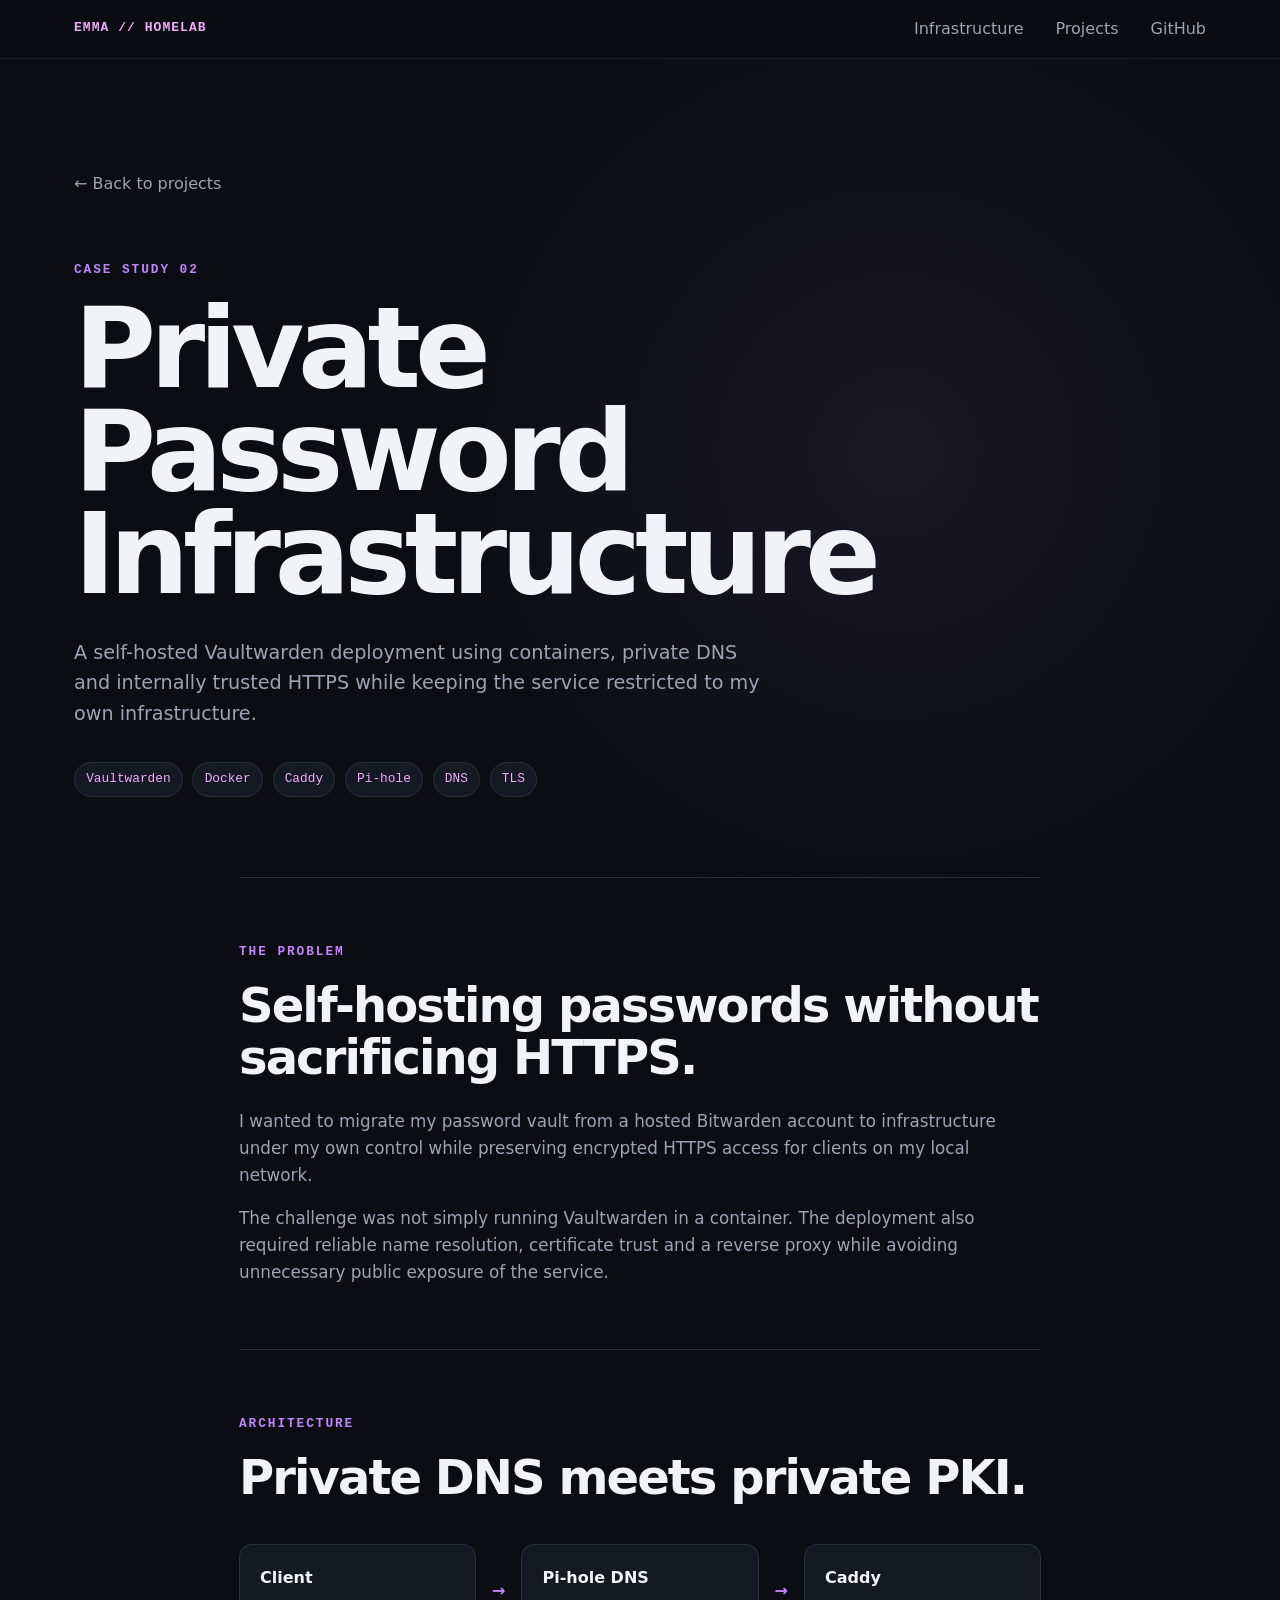
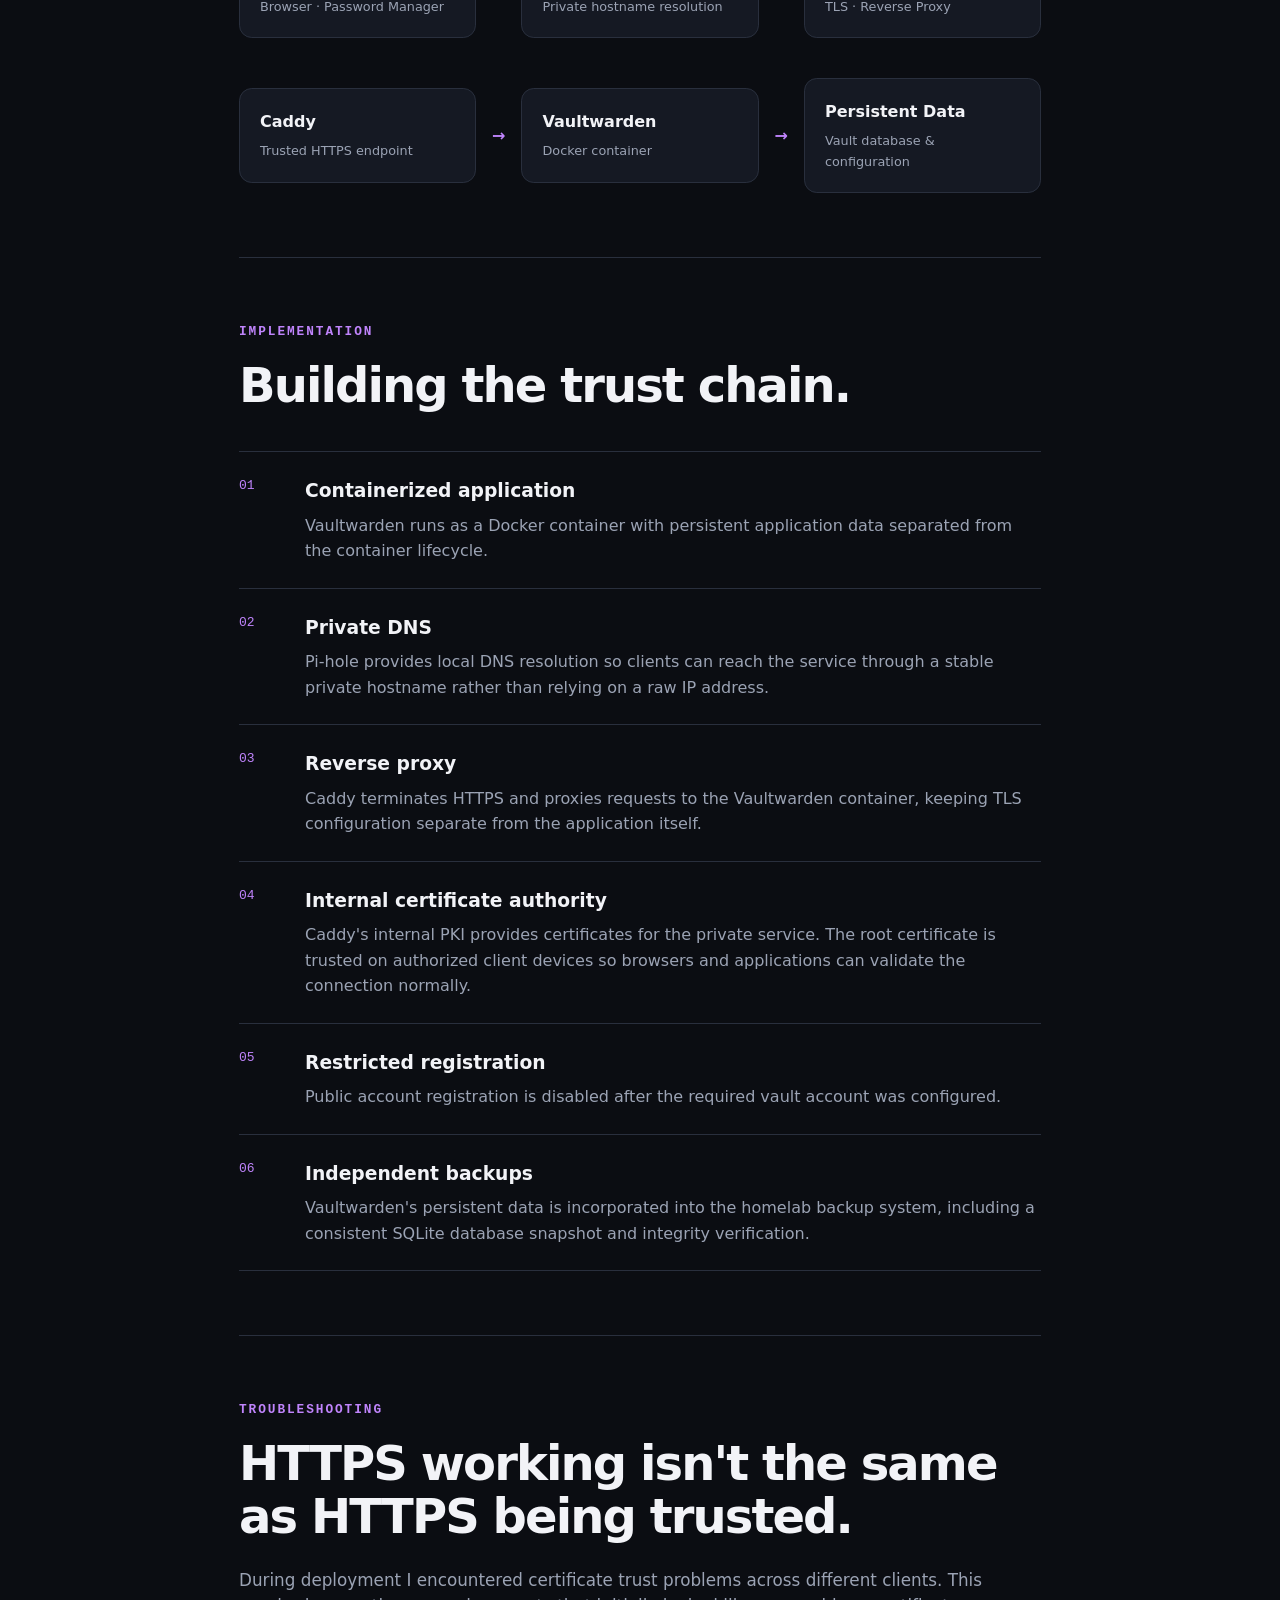
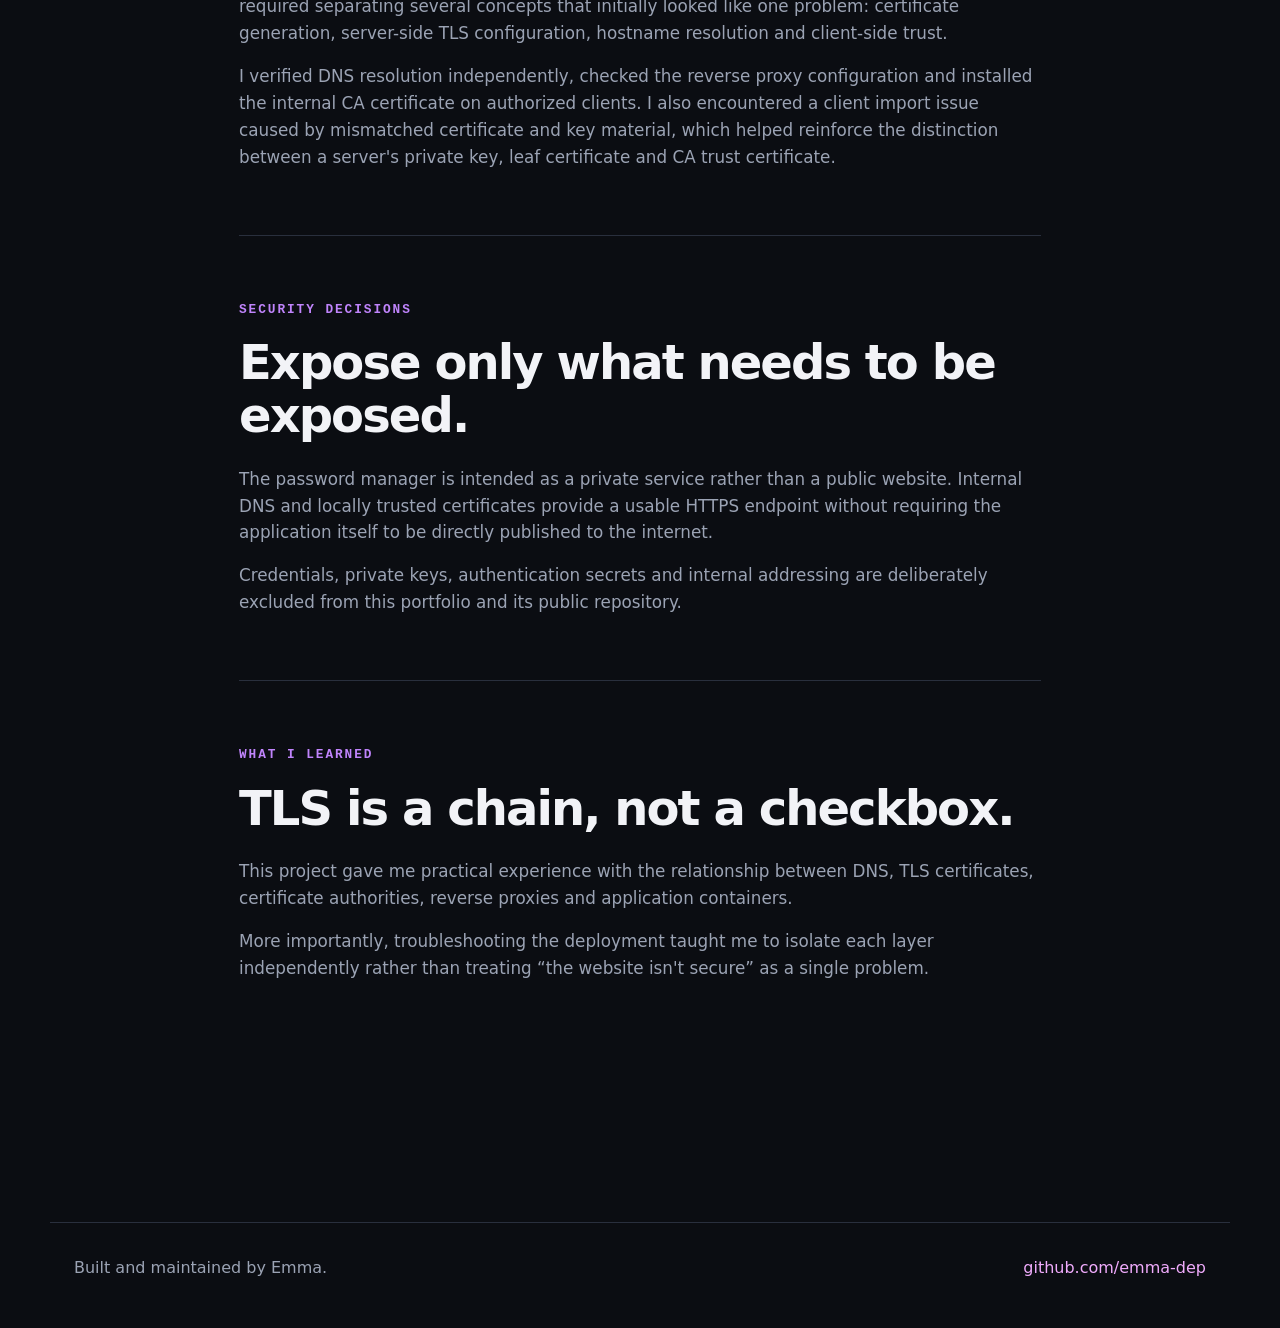
<file: projects/vaultwarden.html>
<!DOCTYPE html>
<html lang="en">
<head>
    <meta charset="UTF-8">
    <meta name="viewport" content="width=device-width, initial-scale=1.0">

    <meta
        name="description"
        content="Private Vaultwarden, DNS and HTTPS infrastructure in Emma's Linux homelab."
    >

    <title>Private Password Infrastructure // Emma's Homelab</title>

    <link rel="stylesheet" href="../assets/css/style.css">
</head>

<body>

<header class="site-header">
    <nav class="navbar">
        <a class="logo" href="../index.html">EMMA // HOMELAB</a>

        <div class="nav-links">
            <a href="../index.html#infrastructure">Infrastructure</a>
            <a href="../index.html#projects">Projects</a>
            <a href="https://github.com/emma-dep">GitHub</a>
        </div>
    </nav>
</header>


<main>

    <section class="case-hero">

        <a class="back-link" href="../index.html#projects">
            ← Back to projects
        </a>

        <p class="eyebrow">CASE STUDY 02</p>

        <h1>Private Password<br>Infrastructure</h1>

        <p class="case-intro">
            A self-hosted Vaultwarden deployment using containers, private DNS
            and internally trusted HTTPS while keeping the service restricted
            to my own infrastructure.
        </p>

        <div class="case-tags">
            <span>Vaultwarden</span>
            <span>Docker</span>
            <span>Caddy</span>
            <span>Pi-hole</span>
            <span>DNS</span>
            <span>TLS</span>
        </div>

    </section>


    <section class="case-content">

        <article class="case-section">
            <p class="eyebrow">THE PROBLEM</p>
            <h2>Self-hosting passwords without sacrificing HTTPS.</h2>

            <p>
                I wanted to migrate my password vault from a hosted Bitwarden
                account to infrastructure under my own control while preserving
                encrypted HTTPS access for clients on my local network.
            </p>

            <p>
                The challenge was not simply running Vaultwarden in a container.
                The deployment also required reliable name resolution,
                certificate trust and a reverse proxy while avoiding unnecessary
                public exposure of the service.
            </p>
        </article>


        <article class="case-section">
            <p class="eyebrow">ARCHITECTURE</p>
            <h2>Private DNS meets private PKI.</h2>

            <div class="design-flow">

                <div>
                    <strong>Client</strong>
                    <span>Browser · Password Manager</span>
                </div>

                <b>→</b>

                <div>
                    <strong>Pi-hole DNS</strong>
                    <span>Private hostname resolution</span>
                </div>

                <b>→</b>

                <div>
                    <strong>Caddy</strong>
                    <span>TLS · Reverse Proxy</span>
                </div>

            </div>

            <div class="design-flow">

                <div>
                    <strong>Caddy</strong>
                    <span>Trusted HTTPS endpoint</span>
                </div>

                <b>→</b>

                <div>
                    <strong>Vaultwarden</strong>
                    <span>Docker container</span>
                </div>

                <b>→</b>

                <div>
                    <strong>Persistent Data</strong>
                    <span>Vault database & configuration</span>
                </div>

            </div>
        </article>


        <article class="case-section">
            <p class="eyebrow">IMPLEMENTATION</p>
            <h2>Building the trust chain.</h2>

            <div class="feature-list">

                <div class="feature">
                    <span>01</span>
                    <div>
                        <h3>Containerized application</h3>
                        <p>
                            Vaultwarden runs as a Docker container with
                            persistent application data separated from the
                            container lifecycle.
                        </p>
                    </div>
                </div>

                <div class="feature">
                    <span>02</span>
                    <div>
                        <h3>Private DNS</h3>
                        <p>
                            Pi-hole provides local DNS resolution so clients can
                            reach the service through a stable private hostname
                            rather than relying on a raw IP address.
                        </p>
                    </div>
                </div>

                <div class="feature">
                    <span>03</span>
                    <div>
                        <h3>Reverse proxy</h3>
                        <p>
                            Caddy terminates HTTPS and proxies requests to the
                            Vaultwarden container, keeping TLS configuration
                            separate from the application itself.
                        </p>
                    </div>
                </div>

                <div class="feature">
                    <span>04</span>
                    <div>
                        <h3>Internal certificate authority</h3>
                        <p>
                            Caddy's internal PKI provides certificates for the
                            private service. The root certificate is trusted on
                            authorized client devices so browsers and
                            applications can validate the connection normally.
                        </p>
                    </div>
                </div>

                <div class="feature">
                    <span>05</span>
                    <div>
                        <h3>Restricted registration</h3>
                        <p>
                            Public account registration is disabled after the
                            required vault account was configured.
                        </p>
                    </div>
                </div>

                <div class="feature">
                    <span>06</span>
                    <div>
                        <h3>Independent backups</h3>
                        <p>
                            Vaultwarden's persistent data is incorporated into
                            the homelab backup system, including a consistent
                            SQLite database snapshot and integrity verification.
                        </p>
                    </div>
                </div>

            </div>
        </article>


        <article class="case-section">
            <p class="eyebrow">TROUBLESHOOTING</p>
            <h2>HTTPS working isn't the same as HTTPS being trusted.</h2>

            <p>
                During deployment I encountered certificate trust problems
                across different clients. This required separating several
                concepts that initially looked like one problem: certificate
                generation, server-side TLS configuration, hostname resolution
                and client-side trust.
            </p>

            <p>
                I verified DNS resolution independently, checked the reverse
                proxy configuration and installed the internal CA certificate
                on authorized clients. I also encountered a client import issue
                caused by mismatched certificate and key material, which helped
                reinforce the distinction between a server's private key,
                leaf certificate and CA trust certificate.
            </p>
        </article>


        <article class="case-section">
            <p class="eyebrow">SECURITY DECISIONS</p>
            <h2>Expose only what needs to be exposed.</h2>

            <p>
                The password manager is intended as a private service rather
                than a public website. Internal DNS and locally trusted
                certificates provide a usable HTTPS endpoint without requiring
                the application itself to be directly published to the
                internet.
            </p>

            <p>
                Credentials, private keys, authentication secrets and internal
                addressing are deliberately excluded from this portfolio and
                its public repository.
            </p>
        </article>


        <article class="case-section">
            <p class="eyebrow">WHAT I LEARNED</p>
            <h2>TLS is a chain, not a checkbox.</h2>

            <p>
                This project gave me practical experience with the relationship
                between DNS, TLS certificates, certificate authorities, reverse
                proxies and application containers.
            </p>

            <p>
                More importantly, troubleshooting the deployment taught me to
                isolate each layer independently rather than treating
                “the website isn't secure” as a single problem.
            </p>
        </article>

    </section>

</main>


<footer class="site-footer">
    <p>Built and maintained by Emma.</p>
    <a href="https://github.com/emma-dep">github.com/emma-dep</a>
</footer>

</body>
</html>
</file>
<file: assets/css/style.css>
/* ---------- Base ---------- */

:root {
    --bg: #0b0d12;
    --bg-soft: #11141b;
    --card: #151923;
    --card-hover: #1a1f2b;

    --text: #f2f3f7;
    --text-muted: #9ba3b4;

    --accent: #c084fc;
    --accent-soft: #f0abfc;
    --border: #292f3d;

    --max-width: 1180px;
}

* {
    box-sizing: border-box;
    margin: 0;
    padding: 0;
}

html {
    scroll-behavior: smooth;
}

body {
    background:
        radial-gradient(
            circle at 70% 10%,
            rgba(192, 132, 252, 0.08),
            transparent 30rem
        ),
        var(--bg);

    color: var(--text);

    font-family:
        Inter,
        ui-sans-serif,
        system-ui,
        -apple-system,
        BlinkMacSystemFont,
        "Segoe UI",
        sans-serif;

    line-height: 1.6;
}

a {
    color: inherit;
    text-decoration: none;
}


/* ---------- Navigation ---------- */

.site-header {
    position: sticky;
    top: 0;
    z-index: 100;

    background: rgba(11, 13, 18, 0.82);
    backdrop-filter: blur(14px);

    border-bottom: 1px solid rgba(255, 255, 255, 0.06);
}

.navbar {
    max-width: var(--max-width);
    margin: auto;
    padding: 1rem 1.5rem;

    display: flex;
    justify-content: space-between;
    align-items: center;
}

.logo {
    color: var(--accent-soft);
    font-family: monospace;
    font-weight: 700;
    letter-spacing: 0.08em;
}

.nav-links {
    display: flex;
    gap: 2rem;
}

.nav-links a {
    color: var(--text-muted);
    transition: color 0.2s ease;
}

.nav-links a:hover {
    color: var(--text);
}


/* ---------- Hero ---------- */

.hero {
    max-width: var(--max-width);
    margin: auto;

    min-height: 76vh;

    display: flex;
    flex-direction: column;
    justify-content: center;

    padding: 7rem 1.5rem;
}

.eyebrow {
    color: var(--accent);
    font-family: monospace;

    font-size: 0.8rem;
    font-weight: 700;

    letter-spacing: 0.15em;

    margin-bottom: 1rem;
}

.hero h1 {
    max-width: 900px;

    font-size: clamp(3rem, 8vw, 6.5rem);
    line-height: 0.98;

    letter-spacing: -0.055em;
}

.hero h1 span {
    display: block;
    color: var(--text-muted);
}

.hero-description {
    max-width: 650px;

    margin-top: 2rem;

    color: var(--text-muted);
    font-size: 1.15rem;
}

.hero-actions {
    display: flex;
    gap: 1rem;

    margin-top: 2.5rem;
}


/* ---------- Buttons ---------- */

.button {
    display: inline-flex;
    align-items: center;
    justify-content: center;

    padding: 0.8rem 1.2rem;

    border-radius: 0.55rem;
    border: 1px solid var(--border);

    font-weight: 600;

    transition:
        transform 0.2s ease,
        background 0.2s ease,
        border-color 0.2s ease;
}

.button:hover {
    transform: translateY(-2px);
}

.button.primary {
    background: var(--accent);
    color: #120c18;

    border-color: var(--accent);
}

.button.primary:hover {
    background: var(--accent-soft);
}

.button.secondary {
    background: var(--bg-soft);
}

.button.secondary:hover {
    border-color: var(--accent);
}


/* ---------- Sections ---------- */

.section {
    max-width: var(--max-width);
    margin: auto;

    padding: 6rem 1.5rem;
}

.section-heading {
    max-width: 680px;
    margin-bottom: 3rem;
}

.section-heading h2 {
    font-size: clamp(2rem, 5vw, 3.5rem);
    letter-spacing: -0.04em;

    margin-bottom: 1rem;
}

.section-heading > p:last-child {
    color: var(--text-muted);
}


/* ---------- Server Cards ---------- */

.server-grid {
    display: grid;

    grid-template-columns:
        repeat(3, minmax(0, 1fr));

    gap: 1.2rem;
}

.server-card {
    min-height: 330px;

    padding: 2rem;

    background: linear-gradient(
        145deg,
        var(--card),
        var(--bg-soft)
    );

    border: 1px solid var(--border);
    border-radius: 1rem;

    transition:
        transform 0.25s ease,
        border-color 0.25s ease;
}

.server-card:hover {
    transform: translateY(-4px);
    border-color: var(--accent);
}

.server-role {
    color: var(--accent);

    font-family: monospace;
    font-size: 0.75rem;
    font-weight: 700;

    letter-spacing: 0.14em;
}

.server-card h3 {
    margin-top: 0.5rem;

    font-size: 2rem;
    letter-spacing: -0.03em;
}

.server-card > p:not(.server-role) {
    color: var(--text-muted);
}

.server-card ul {
    list-style: none;

    margin-top: 2rem;

    display: grid;
    gap: 0.6rem;
}

.server-card li {
    color: var(--text-muted);
}

.server-card li::before {
    content: "→";

    color: var(--accent);

    margin-right: 0.6rem;
}

/* ---------- Architecture ---------- */

.architecture-map {
    position: relative;

    padding: 3rem;

    background:
        radial-gradient(
            circle at center,
            rgba(192, 132, 252, 0.07),
            transparent 55%
        ),
        var(--bg-soft);

    border: 1px solid var(--border);
    border-radius: 1rem;
}

.network-node,
.alert-node {
    width: fit-content;
    min-width: 250px;

    margin: auto;
    padding: 1.25rem 1.5rem;

    text-align: center;

    background: var(--card);

    border: 1px solid var(--border);
    border-radius: 0.8rem;
}

.network-node strong,
.alert-node strong {
    display: block;
    font-size: 1.1rem;
}

.network-node small,
.alert-node small {
    color: var(--text-muted);
}

.node-label {
    display: block;

    margin-bottom: 0.35rem;

    color: var(--accent);

    font-family: monospace;
    font-size: 0.7rem;
    font-weight: 700;

    letter-spacing: 0.12em;
}

.architecture-line.vertical {
    width: 1px;
    height: 3rem;

    margin: auto;

    background: var(--border);
}

.host-row {
    position: relative;

    display: grid;
    grid-template-columns: repeat(3, minmax(0, 1fr));

    gap: 1.2rem;
}

.host-row::before {
    content: "";

    position: absolute;

    top: -1.5rem;
    left: 16.66%;
    right: 16.66%;

    height: 1px;

    background: var(--border);
}

.architecture-host {
    position: relative;

    padding: 1.6rem;

    background: var(--card);

    border: 1px solid var(--border);
    border-radius: 0.8rem;
}

.architecture-host::before {
    content: "";

    position: absolute;

    width: 1px;
    height: 1.5rem;

    top: -1.5rem;
    left: 50%;

    background: var(--border);
}

.architecture-host h3 {
    margin-top: 0.4rem;

    font-size: 1.6rem;
}

.architecture-host > p {
    color: var(--text-muted);
}

.featured-host {
    border-color: rgba(192, 132, 252, 0.45);
}

.status-dot {
    position: absolute;

    top: 1.2rem;
    right: 1.2rem;

    width: 8px;
    height: 8px;

    background: #7ee787;

    border-radius: 50%;

    box-shadow: 0 0 10px rgba(126, 231, 135, 0.5);
}

.service-tags {
    display: flex;
    flex-wrap: wrap;

    gap: 0.4rem;

    margin-top: 1.25rem;
}

.service-tags span {
    padding: 0.3rem 0.55rem;

    background: var(--bg);

    border: 1px solid var(--border);
    border-radius: 0.35rem;

    color: var(--text-muted);

    font-family: monospace;
    font-size: 0.72rem;
}

.monitoring-note {
    margin-top: 1.25rem;
    padding-top: 1rem;

    border-top: 1px solid var(--border);

    color: var(--text-muted);
    font-size: 0.85rem;
}

.architecture-flow {
    display: flex;
    align-items: center;
    justify-content: center;

    gap: 0.8rem;

    margin: 2.5rem auto;

    color: var(--text-muted);

    font-family: monospace;
    font-size: 0.7rem;

    text-transform: uppercase;
    letter-spacing: 0.08em;
}

.flow-line {
    width: 70px;
    height: 1px;

    background: linear-gradient(
        90deg,
        var(--border),
        var(--accent),
        var(--border)
    );
}


/* Architecture mobile layout */

@media (max-width: 800px) {

    .architecture-map {
        padding: 1.5rem;
    }

    .host-row {
        grid-template-columns: 1fr;
        gap: 2.5rem;
    }

    .host-row::before {
        display: none;
    }

    .architecture-host::before {
        height: 2.5rem;
        top: -2.5rem;
    }

    .architecture-host:first-child::before {
        height: 1.5rem;
        top: -1.5rem;
    }

    .architecture-flow {
        flex-direction: column;
    }

    .flow-line {
        width: 1px;
        height: 20px;
    }

    .network-node,
    .alert-node {
        width: 100%;
        min-width: 0;
    }
}
/* ---------- Project Cards ---------- */

.project-grid {
    display: grid;

    grid-template-columns:
        repeat(2, minmax(0, 1fr));

    gap: 1.2rem;
}

.project-card {
    position: relative;

    min-height: 270px;

    padding: 2rem;

    background: var(--card);

    border: 1px solid var(--border);
    border-radius: 1rem;

    transition:
        transform 0.25s ease,
        background 0.25s ease,
        border-color 0.25s ease;
}

.project-card:hover {
    transform: translateY(-4px);

    background: var(--card-hover);
    border-color: var(--accent);
}

.project-number {
    color: var(--accent);

    font-family: monospace;
    font-size: 0.8rem;
}

.project-card h3 {
    margin-top: 1rem;

    font-size: 1.5rem;
}

.project-card > p:not(.project-number) {
    margin-top: 1rem;

    color: var(--text-muted);
}

.project-card span {
    display: block;

    margin-top: 2rem;

    color: var(--accent-soft);

    font-family: monospace;
    font-size: 0.8rem;
}


/* ---------- Technologies ---------- */

.technology-list {
    display: flex;
    flex-wrap: wrap;

    gap: 0.75rem;
}

.technology-list span {
    padding: 0.65rem 0.9rem;

    background: var(--card);

    border: 1px solid var(--border);
    border-radius: 999px;

    color: var(--text-muted);

    font-family: monospace;
    font-size: 0.85rem;

    transition:
        color 0.2s ease,
        border-color 0.2s ease;
}

.technology-list span:hover {
    color: var(--text);
    border-color: var(--accent);
}


/* ---------- Footer ---------- */

.site-footer {
    max-width: var(--max-width);

    margin: 4rem auto 0;
    padding: 2rem 1.5rem 3rem;

    border-top: 1px solid var(--border);

    display: flex;
    justify-content: space-between;

    color: var(--text-muted);
}

.site-footer a {
    color: var(--accent-soft);
}


/* ---------- Mobile ---------- */

@media (max-width: 800px) {

    .nav-links a:not(:last-child) {
        display: none;
    }

    .hero {
        min-height: auto;
        padding-top: 6rem;
        padding-bottom: 5rem;
    }

    .hero h1 {
        font-size: clamp(3rem, 14vw, 5rem);
    }

    .server-grid,
    .project-grid {
        grid-template-columns: 1fr;
    }

    .hero-actions {
        flex-direction: column;
        align-items: flex-start;
    }

    .site-footer {
        flex-direction: column;
        gap: 0.5rem;
    }
}

/* ---------- Case Studies ---------- */

.case-hero {
    max-width: var(--max-width);
    margin: auto;
    padding: 7rem 1.5rem 5rem;
}

.back-link {
    display: inline-block;
    margin-bottom: 4rem;
    color: var(--text-muted);
}

.back-link:hover {
    color: var(--accent-soft);
}

.case-hero h1 {
    max-width: 900px;
    font-size: clamp(3.5rem, 9vw, 7rem);
    line-height: 0.92;
    letter-spacing: -0.055em;
}

.case-intro {
    max-width: 700px;
    margin-top: 2rem;
    color: var(--text-muted);
    font-size: 1.2rem;
}

.case-tags {
    display: flex;
    flex-wrap: wrap;
    gap: 0.6rem;
    margin-top: 2rem;
}

.case-tags span {
    padding: 0.4rem 0.7rem;
    background: var(--card);
    border: 1px solid var(--border);
    border-radius: 999px;
    color: var(--accent-soft);
    font-family: monospace;
    font-size: 0.8rem;
}

.case-content {
    max-width: 850px;
    margin: auto;
    padding: 0 1.5rem 7rem;
}

.case-section {
    padding: 4rem 0;
    border-top: 1px solid var(--border);
}

.case-section h2 {
    margin-bottom: 1.5rem;
    font-size: clamp(2rem, 5vw, 3rem);
    line-height: 1.1;
    letter-spacing: -0.04em;
}

.case-section > p:not(.eyebrow) {
    margin-top: 1rem;
    color: var(--text-muted);
    font-size: 1.05rem;
}

.design-flow {
    display: grid;
    grid-template-columns: 1fr auto 1fr auto 1fr;
    gap: 1rem;
    align-items: center;
    margin-top: 2.5rem;
}

.design-flow > div {
    padding: 1.25rem;
    background: var(--card);
    border: 1px solid var(--border);
    border-radius: 0.8rem;
}

.design-flow strong,
.design-flow span {
    display: block;
}

.design-flow span {
    margin-top: 0.4rem;
    color: var(--text-muted);
    font-size: 0.8rem;
}

.design-flow b {
    color: var(--accent);
}

.feature-list {
    margin-top: 2.5rem;
    border-top: 1px solid var(--border);
}

.feature {
    display: grid;
    grid-template-columns: 50px 1fr;
    gap: 1rem;
    padding: 1.5rem 0;
    border-bottom: 1px solid var(--border);
}

.feature > span {
    color: var(--accent);
    font-family: monospace;
}

.feature h3 {
    margin-bottom: 0.4rem;
}

.feature p {
    color: var(--text-muted);
}

@media (max-width: 700px) {
    .design-flow {
        grid-template-columns: 1fr;
    }

    .design-flow > b {
        text-align: center;
        transform: rotate(90deg);
    }
}

/* ---------- Technical Examples ---------- */

.technical-example {
    margin-top: 2rem;

    overflow: hidden;

    background: #090b10;

    border: 1px solid var(--border);
    border-radius: 0.8rem;
}

.example-header {
    display: flex;
    justify-content: space-between;
    gap: 1rem;

    padding: 0.75rem 1rem;

    background: var(--card);

    border-bottom: 1px solid var(--border);

    color: var(--text-muted);

    font-family: monospace;
    font-size: 0.72rem;

    text-transform: uppercase;
    letter-spacing: 0.08em;
}

.example-header span:first-child {
    color: var(--accent-soft);
}

.technical-example pre {
    margin: 0;
    padding: 1.5rem;

    overflow-x: auto;

    color: #e6edf3;

    font-family:
        "SFMono-Regular",
        Consolas,
        "Liberation Mono",
        monospace;

    font-size: 0.88rem;
    line-height: 1.7;

    tab-size: 4;
}

.technical-example code {
    font-family: inherit;
}

.example-explanation {
    padding: 1.25rem 1.5rem;

    border-top: 1px solid var(--border);

    background: rgba(255, 255, 255, 0.015);
}

.example-explanation p {
    color: var(--text-muted);
    font-size: 0.9rem;
}

.example-explanation p + p {
    margin-top: 0.75rem;
}

.example-explanation strong {
    color: var(--accent-soft);
    font-family: monospace;
}

/* ---------- Portfolio Summary ---------- */

.stats-section {
    max-width: 1200px;
    margin: 0 auto;
    padding: 0 2rem 5rem;
}

.stats-grid {
    display: grid;
    grid-template-columns: repeat(4, 1fr);

    border: 1px solid var(--border);
    border-radius: 1rem;

    overflow: hidden;
    background: var(--card);
}

.stat {
    min-height: 130px;
    padding: 1.5rem;

    display: flex;
    flex-direction: column;
    justify-content: center;

    border-right: 1px solid var(--border);
}

.stat:last-child {
    border-right: none;
}

.stat strong {
    margin-bottom: 0.4rem;

    color: var(--accent-soft);

    font-size: clamp(1.2rem, 2vw, 1.8rem);
    font-weight: 600;
}

.stat span {
    color: var(--text-muted);
    font-size: 0.85rem;
}


/* ---------- About ---------- */

.about-section {
    max-width: 1200px;
    margin: 0 auto;
    padding: 3rem 2rem 7rem;
}

.about-grid {
    display: grid;
    grid-template-columns: 1.4fr 1fr;
    gap: 4rem;

    margin-top: 2.5rem;
}

.about-copy {
    max-width: 700px;
}

.about-copy p {
    color: var(--text-muted);
    line-height: 1.8;
}

.about-copy p + p {
    margin-top: 1.25rem;
}

.focus-card {
    padding: 2rem;

    background: var(--card);

    border: 1px solid var(--border);
    border-radius: 1rem;
}

.focus-card ul {
    margin: 1.25rem 0 0;
    padding: 0;

    list-style: none;
}

.focus-card li {
    padding: 0.8rem 0;

    color: var(--text-muted);

    border-bottom: 1px solid var(--border);
}

.focus-card li:last-child {
    border-bottom: none;
}

.focus-card li::before {
    content: "→";
    margin-right: 0.8rem;

    color: var(--accent);
}


/* ---------- Portfolio Summary Mobile ---------- */

@media (max-width: 800px) {

    .stats-grid {
        grid-template-columns: repeat(2, 1fr);
    }

    .stat:nth-child(2) {
        border-right: none;
    }

    .stat:nth-child(-n + 2) {
        border-bottom: 1px solid var(--border);
    }

    .about-grid {
        grid-template-columns: 1fr;
        gap: 2rem;
    }

}

@media (max-width: 500px) {

    .stats-grid {
        grid-template-columns: 1fr;
    }

    .stat {
        min-height: 100px;
        border-right: none;
        border-bottom: 1px solid var(--border);
    }

    .stat:last-child {
        border-bottom: none;
    }

}

/* ---------- Contact ---------- */

.contact-section {
    max-width: 1200px;
    margin: 0 auto;
    padding: 7rem 2rem;

    text-align: center;

    border-top: 1px solid var(--border);
}

.contact-section h2 {
    margin: 0.5rem auto 1rem;

    font-size: clamp(2rem, 5vw, 3.5rem);
}

.contact-section > p:not(.eyebrow) {
    max-width: 650px;
    margin: 0 auto;

    color: var(--text-muted);
    line-height: 1.8;
}

.contact-section .hero-actions {
    justify-content: center;
    margin-top: 2rem;
}
</file>
